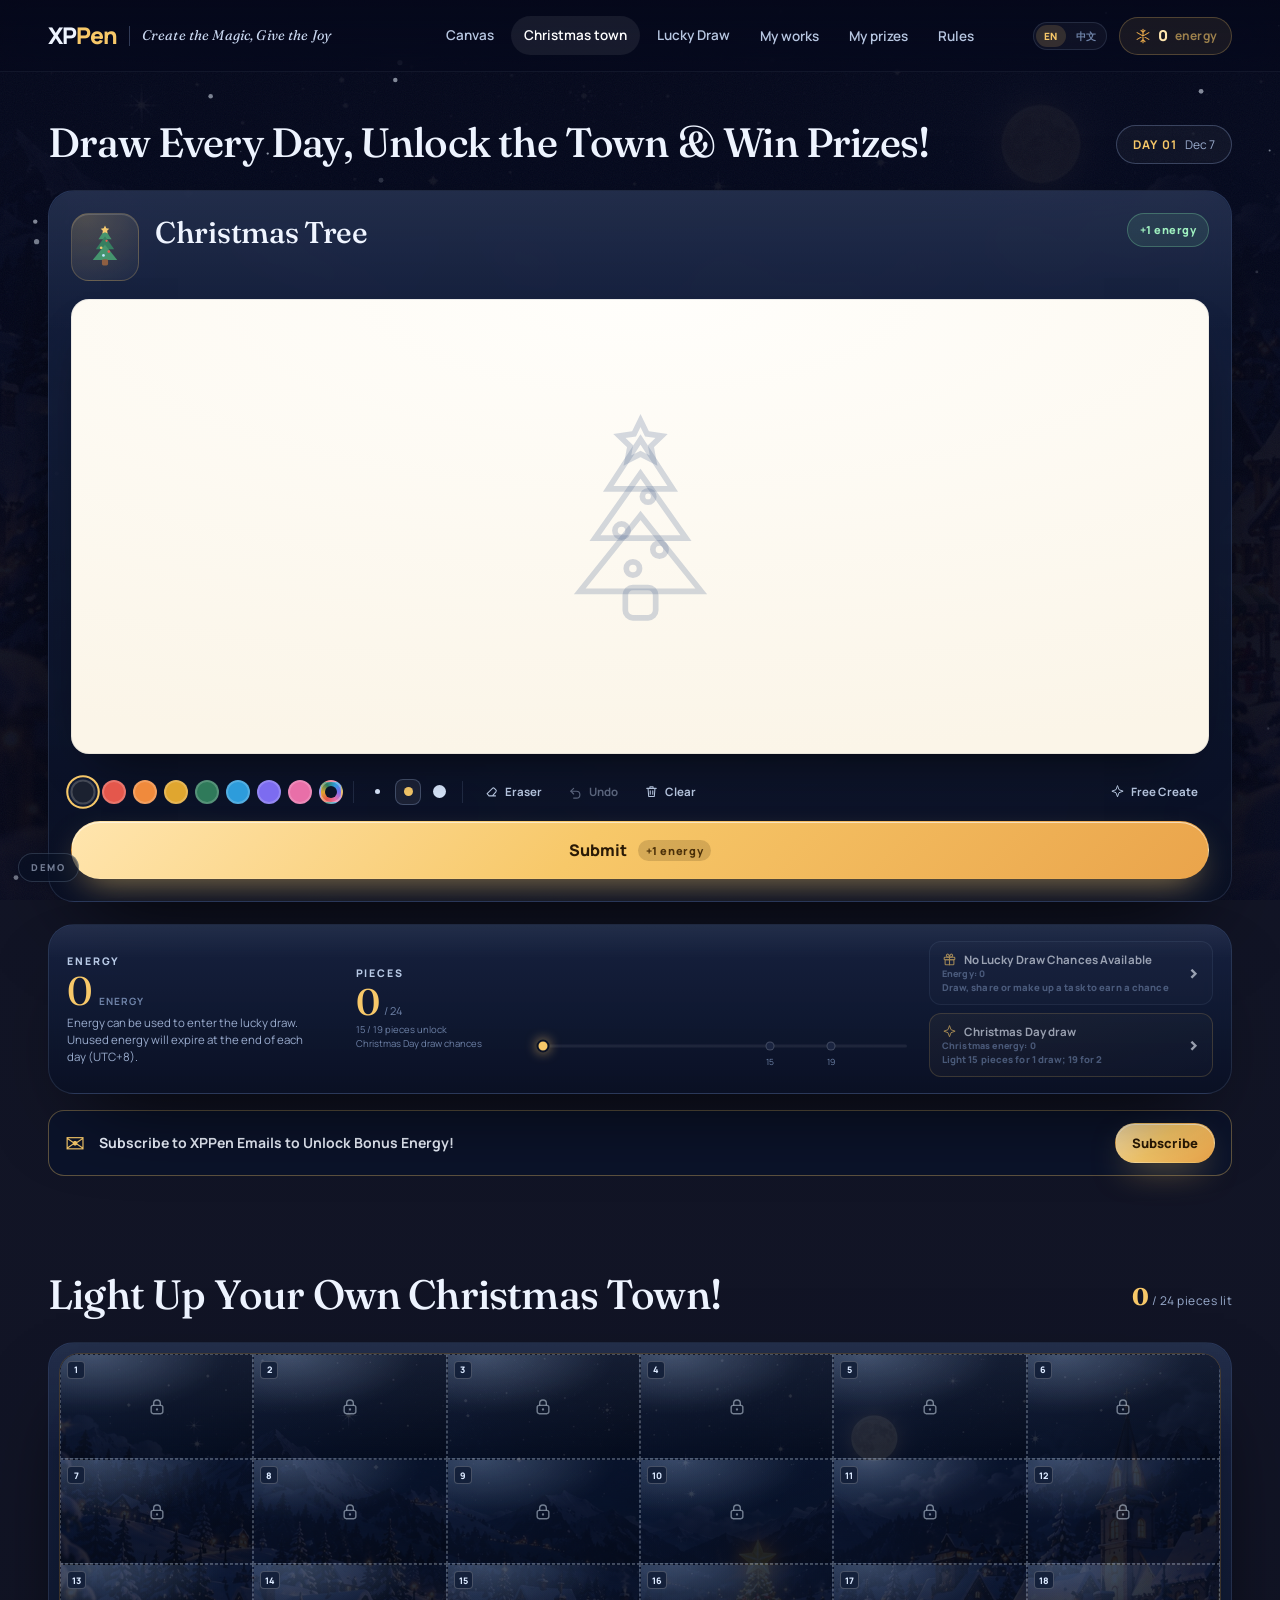
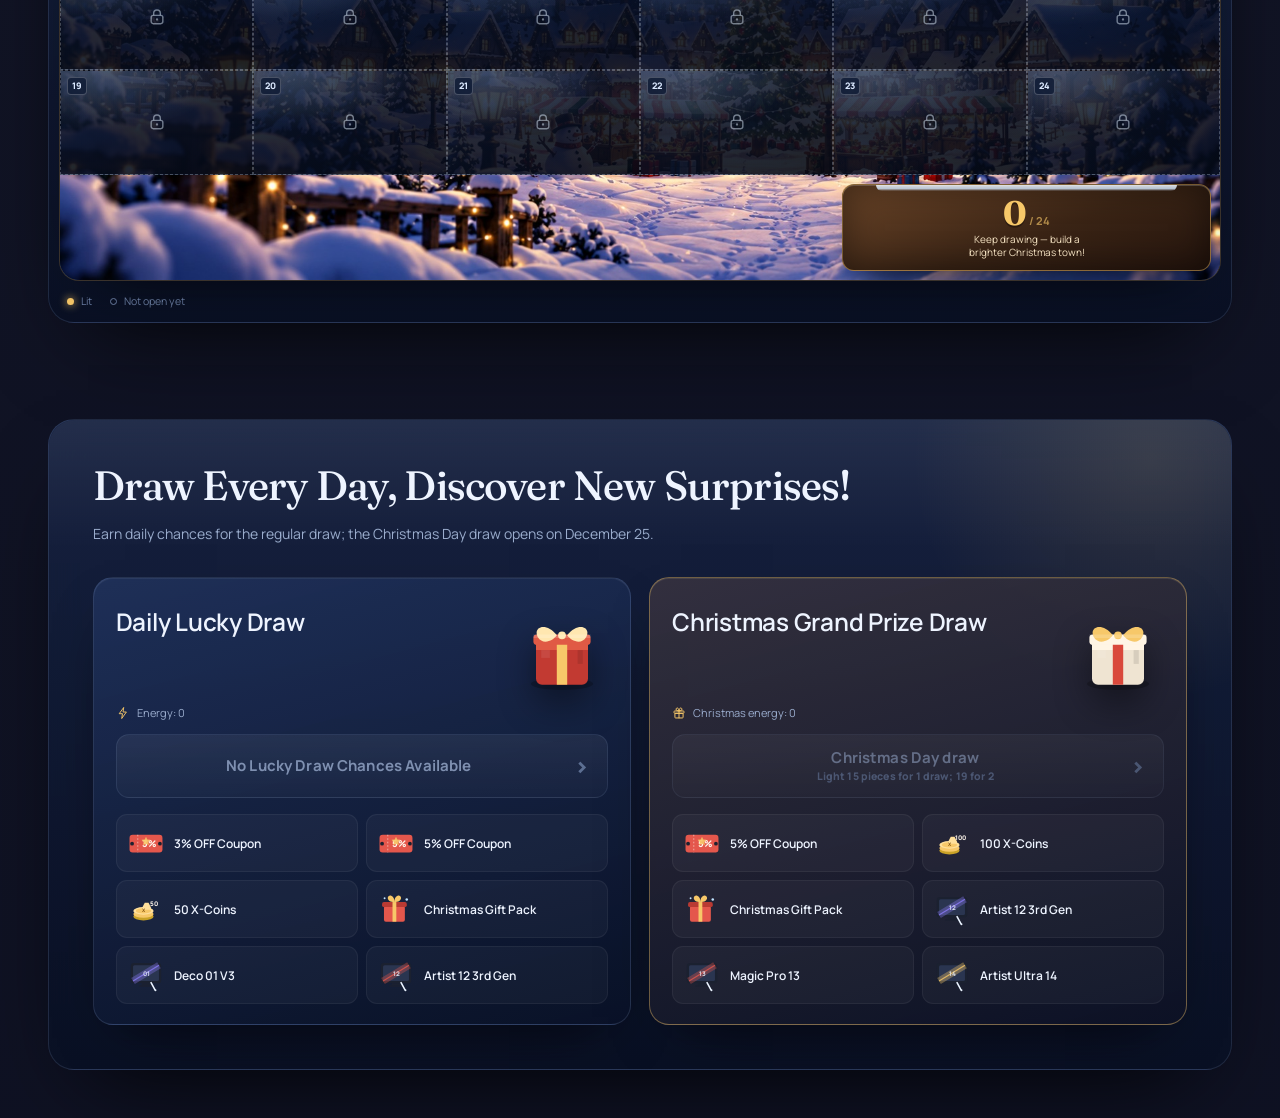
<file: index.html>
<!DOCTYPE html>
<html lang="en">
<head>
  <meta charset="UTF-8">
  <meta name="viewport" content="width=device-width, initial-scale=1, viewport-fit=cover">
  <meta name="theme-color" content="#05081a">
  <title>XPPen Christmas 2026 · Create the Magic, Give the Joy</title>
  <meta name="description" content="Draw a Christmas element every day, light up a snowbound town piece by piece and unwrap stage prizes — including the Christmas Day draw.">
  <link rel="icon" href="data:image/svg+xml,%3Csvg xmlns='http://www.w3.org/2000/svg' viewBox='0 0 32 32'%3E%3Crect width='32' height='32' rx='8' fill='%230b1228'/%3E%3Cg stroke='%23f7c869' stroke-width='2' stroke-linecap='round'%3E%3Cpath d='M16 5v22M6.5 10.5l19 11M25.5 10.5l-19 11'/%3E%3Cpath d='M12 7l4 3 4-3M12 25l4-3 4 3'/%3E%3C/g%3E%3C/svg%3E">
  <link rel="preconnect" href="https://fonts.googleapis.com">
  <link rel="preconnect" href="https://fonts.gstatic.com" crossorigin>
  <link href="https://fonts.googleapis.com/css2?family=Fraunces:ital,opsz,wght@0,9..144,400..700;1,9..144,400..700&family=Manrope:wght@400;500;600;700;800&display=swap" rel="stylesheet">
  <link rel="stylesheet" href="assets/css/style.css?v=20261105c">
</head>
<body>

<svg class="svg-defs" aria-hidden="true" focusable="false">
  <symbol id="i-arrow" viewBox="0 0 24 24"><path d="M4 12h15M13 6l6 6-6 6" fill="none" stroke="currentColor" stroke-width="1.8" stroke-linecap="round" stroke-linejoin="round"/></symbol>
  <symbol id="i-close" viewBox="0 0 24 24"><path d="M6 6l12 12M18 6L6 18" fill="none" stroke="currentColor" stroke-width="1.8" stroke-linecap="round"/></symbol>
  <symbol id="i-lock" viewBox="0 0 24 24"><rect x="5" y="10" width="14" height="10" rx="2.5" fill="none" stroke="currentColor" stroke-width="1.7"/><path d="M8 10V7.5a4 4 0 0 1 8 0V10" fill="none" stroke="currentColor" stroke-width="1.7"/><circle cx="12" cy="15" r="1.4" fill="currentColor"/></symbol>
  <symbol id="i-check" viewBox="0 0 24 24"><path d="M5 12.5l4.5 4.5L19 7" fill="none" stroke="currentColor" stroke-width="2" stroke-linecap="round" stroke-linejoin="round"/></symbol>
  <symbol id="i-share" viewBox="0 0 24 24"><circle cx="18" cy="5.5" r="2.6" fill="none" stroke="currentColor" stroke-width="1.7"/><circle cx="6" cy="12" r="2.6" fill="none" stroke="currentColor" stroke-width="1.7"/><circle cx="18" cy="18.5" r="2.6" fill="none" stroke="currentColor" stroke-width="1.7"/><path d="M8.4 10.7l7.2-4M8.4 13.3l7.2 4" fill="none" stroke="currentColor" stroke-width="1.7"/></symbol>
  <symbol id="i-download" viewBox="0 0 24 24"><path d="M12 3v12m0 0l-5-5m5 5l5-5M4 20h16" fill="none" stroke="currentColor" stroke-width="1.8" stroke-linecap="round" stroke-linejoin="round"/></symbol>
  <symbol id="i-gift" viewBox="0 0 24 24"><rect x="3.5" y="8.5" width="17" height="4" rx="1.2" fill="none" stroke="currentColor" stroke-width="1.7"/><rect x="5" y="12.5" width="14" height="8" rx="1.2" fill="none" stroke="currentColor" stroke-width="1.7"/><path d="M12 8.5V21M12 8.5C10 8.5 7 7.8 7 5.6 7 4 8.4 3 9.7 3.6 11.2 4.3 12 6.4 12 8.5zm0 0c2 0 5-.7 5-2.9C17 4 15.6 3 14.3 3.6 12.8 4.3 12 6.4 12 8.5z" fill="none" stroke="currentColor" stroke-width="1.7" stroke-linejoin="round"/></symbol>
  <symbol id="i-bolt" viewBox="0 0 24 24"><path d="M13.2 2.5L5.5 13.2h5.6L9.8 21.5l8-11.2h-5.7z" fill="none" stroke="currentColor" stroke-width="1.6" stroke-linejoin="round"/></symbol>
  <symbol id="i-gift-deco" viewBox="0 0 120 120"><ellipse cx="60" cy="106" rx="36" ry="7" fill="#000" opacity=".22"/><path d="M30 58h60v42a7 7 0 0 1-7 7H37a7 7 0 0 1-7-7z" fill="var(--deco-box,#c23a32)"/><path d="M30 58h60v9H30z" fill="var(--deco-lid,#e05a45)"/><rect x="54" y="58" width="12" height="49" fill="var(--deco-ribbon,#f7c869)"/><rect x="27" y="49" width="66" height="12" rx="4" fill="var(--deco-lid,#e05a45)"/><path d="M54 50C42 34 26 40 32 52c6 10 18 4 22-2z" fill="var(--deco-bow,#f7c869)"/><path d="M66 50c12-16 28-10 22 2-6 10-18 4-22-2z" fill="var(--deco-bow,#f7c869)"/><circle cx="60" cy="50" r="4.5" fill="var(--deco-bow,#f7c869)"/><path d="M36 67h10v9H36z" fill="#fff" opacity=".08"/><path d="M78 67h6v16h-6z" fill="#000" opacity=".1"/><path d="M27 49h66v4H27z" fill="#fff" opacity=".16"/></symbol>
  <symbol id="i-sparkle" viewBox="0 0 24 24"><path d="M12 2.5l2.4 6.6L21 11.5l-6.6 2.4L12 20.5l-2.4-6.6L3 11.5l6.6-2.4z" fill="none" stroke="currentColor" stroke-width="1.6" stroke-linejoin="round"/></symbol>
  <symbol id="i-lock-open" viewBox="0 0 24 24"><rect x="5" y="10" width="14" height="10" rx="2.5" fill="none" stroke="currentColor" stroke-width="1.7"/><path d="M8 10V7.5a4 4 0 0 1 7.6-1.7" fill="none" stroke="currentColor" stroke-width="1.7" stroke-linecap="round"/></symbol>
  <symbol id="i-calendar" viewBox="0 0 24 24"><rect x="3.5" y="5" width="17" height="15.5" rx="2.5" fill="none" stroke="currentColor" stroke-width="1.7"/><path d="M3.5 9.5h17M8 3v4M16 3v4" fill="none" stroke="currentColor" stroke-width="1.7" stroke-linecap="round"/></symbol>
  <symbol id="i-snow" viewBox="0 0 24 24"><g fill="none" stroke="currentColor" stroke-width="1.5" stroke-linecap="round"><path d="M12 3v18M4.2 7.5l15.6 9M19.8 7.5l-15.6 9"/><path d="M9.4 4.6L12 6.8l2.6-2.2M9.4 19.4L12 17.2l2.6 2.2"/></g></symbol>
  <symbol id="i-undo" viewBox="0 0 24 24"><path d="M9 7L4.5 11.5 9 16" fill="none" stroke="currentColor" stroke-width="1.8" stroke-linecap="round" stroke-linejoin="round"/><path d="M4.5 11.5h9a5.5 5.5 0 0 1 0 11H9" fill="none" stroke="currentColor" stroke-width="1.8" stroke-linecap="round"/></symbol>
  <symbol id="i-eraser" viewBox="0 0 24 24"><path d="M8 19h11M5 15.5l8.5-8.5a2.2 2.2 0 0 1 3.1 0l2.4 2.4a2.2 2.2 0 0 1 0 3.1L13.5 19H8l-3-3.5z" fill="none" stroke="currentColor" stroke-width="1.7" stroke-linejoin="round"/></symbol>
  <symbol id="i-trash" viewBox="0 0 24 24"><path d="M4.5 7h15M9.5 7V4.5h5V7M6.5 7l1 13h9l1-13M10 11v5.5M14 11v5.5" fill="none" stroke="currentColor" stroke-width="1.7" stroke-linecap="round" stroke-linejoin="round"/></symbol>
  <symbol id="i-grid" viewBox="0 0 24 24"><rect x="4" y="4" width="6.4" height="6.4" rx="1.6" fill="none" stroke="currentColor" stroke-width="1.7"/><rect x="13.6" y="4" width="6.4" height="6.4" rx="1.6" fill="none" stroke="currentColor" stroke-width="1.7"/><rect x="4" y="13.6" width="6.4" height="6.4" rx="1.6" fill="none" stroke="currentColor" stroke-width="1.7"/><rect x="13.6" y="13.6" width="6.4" height="6.4" rx="1.6" fill="none" stroke="currentColor" stroke-width="1.7"/></symbol>
  <symbol id="i-menu" viewBox="0 0 24 24"><path d="M4 7h16M4 12h16M4 17h16" fill="none" stroke="currentColor" stroke-width="1.8" stroke-linecap="round"/></symbol>
  <symbol id="i-info" viewBox="0 0 24 24"><circle cx="12" cy="12" r="9" fill="none" stroke="currentColor" stroke-width="1.7"/><path d="M12 11v6M12 7.6v.6" stroke="currentColor" stroke-width="1.9" stroke-linecap="round"/></symbol>
</svg>

<div class="snowfall" aria-hidden="true"><canvas id="snow-canvas"></canvas></div>

<header class="topbar" id="topbar">
  <a class="brand" href="#top" aria-label="XPPen Christmas 2026 home">
    <span class="brand-mark">XP<span>Pen</span></span>
    <span class="brand-divider"></span>
    <span class="brand-event" data-i18n="brand.header">Create the Magic, Give the Joy</span>
  </a>
  <nav class="topnav" aria-label="Sections" data-i18n-aria="nav.sections">
    <a href="#studio" data-nav="studio" data-i18n="nav.studio">Studio</a>
    <a href="#collection" data-nav="town" data-i18n="nav.town">My town</a>
    <a href="#prizes" data-nav="draw" data-i18n="nav.draw">Draw</a>
    <button type="button" data-open-works data-i18n="nav.myWorks">My works</button>
    <button type="button" data-open-prizes data-i18n="nav.prizes">Prizes</button>
    <button type="button" data-open-rules data-i18n="nav.rules">Rules</button>
  </nav>
  <div class="top-actions">
    <div class="lang-switch" id="lang-switch" role="group" aria-label="Language" data-i18n-aria="nav.lang">
      <button type="button" data-lang="en">EN</button>
      <button type="button" data-lang="zh">中文</button>
    </div>
    <div class="energy-chip" title="Christmas energy" data-i18n-title="tool.energyTip">
      <svg class="i"><use href="#i-snow"/></svg>
      <b id="nav-energy">0</b><span data-i18n="hero.energyUnit">energy</span>
    </div>
    <button class="signout-btn" id="signout-btn" type="button" hidden aria-label="Sign out" data-i18n-aria="nav.signOut"><span class="signout-text" data-i18n="nav.signOut">Sign out</span><svg class="i signout-icon"><use href="#i-arrow"/></svg></button>
  </div>
</header>

<div class="popover" id="avatar-menu" role="menu" hidden>
  <div class="popover-head">
    <strong id="menu-name">Demo Maker</strong>
    <span id="menu-email">demo@xp-pen.com</span>
  </div>
  <button type="button" role="menuitem" data-open-prizes data-i18n="nav.myPrizes">My prizes</button>
  <button type="button" role="menuitem" data-open-works data-i18n="nav.myWorks">My works</button>
  <button type="button" role="menuitem" data-open-rules data-i18n="nav.eventRules">Event rules</button>
  <button type="button" role="menuitem" data-open-keepsake data-i18n="nav.keepsake">My keepsake</button>
  <button type="button" role="menuitem" data-open-demo data-i18n="nav.demo">Demo controls</button>
  <button type="button" role="menuitem" class="popover-danger" data-sign-out data-i18n="nav.signOut">Sign out</button>
</div>

<main id="main">
  <span id="top" aria-hidden="true"></span>

  <!-- ============================================================ HERO -->
  <section class="hero" hidden>
    <div class="hero-aurora" aria-hidden="true"></div>
    <div class="container hero-grid">
      <div class="hero-copy">
        <div class="eyebrow"><span class="eyebrow-dot"></span><span data-i18n="hero.eyebrow">XPPen Holiday Event · 2026</span></div>
        <h1 class="hero-title" data-i18n-html="hero.titleHtml">Create the Magic,<br><em>Give the Joy.</em></h1>
        <p class="hero-lede" data-i18n="hero.lede">Twenty-eight days, twenty-eight Christmas doodles. Every drawing lights one more piece of a snowbound town — and unlocks a little magic along the way.</p>
        <div class="hero-meta">
          <span class="meta-pill"><svg class="i"><use href="#i-calendar"/></svg><span data-i18n="hero.date">Dec 7 – Dec 31, 2026</span></span>
        </div>
        <div class="hero-actions">
          <button class="btn btn-primary" id="hero-cta" type="button">
            <span id="hero-cta-label">Start today's drawing</span>
            <svg class="i"><use href="#i-arrow"/></svg>
          </button>
          <button class="btn btn-ghost" type="button" data-open-rules data-i18n="hero.how">How it works</button>
        </div>
        <div class="hero-stats">
          <div class="stat"><span class="stat-num" id="stat-energy">0</span><span class="stat-label" data-i18n="hero.energy">Energy</span></div>
          <div class="stat"><span class="stat-num" id="stat-pieces">0</span><span class="stat-label" data-i18n="hero.pieces">Town pieces</span></div>
        </div>
      </div>

      <div class="hero-visual">
        <div class="town-card">
          <div class="town-window" id="town-window">
            <div class="scene-mount" id="scene-mount" aria-hidden="true"></div>
            <div class="mosaic" id="mosaic"></div>
            <div class="town-topbar">
              <span class="live"><i></i><span data-i18n="town.live">Live town</span></span>
              <span id="town-count">00 / 24 lit</span>
            </div>
            <div class="town-flash" id="town-flash" aria-hidden="true"></div>
          </div>
          <div class="town-plaque">
            <div class="plaque-copy">
              <span class="plaque-kicker" data-i18n="town.name">Christmas Town</span>
              <span class="plaque-date" id="plaque-date">Dec 7 · Day 5</span>
            </div>
            <div class="plaque-progress">
              <b id="plaque-count">00</b><span>/ 24</span>
            </div>
          </div>
        </div>
        <p class="town-caption"><svg class="i"><use href="#i-sparkle"/></svg><span data-i18n="town.caption">Tap a lit piece to see what you drew</span></p>
      </div>
    </div>
    <a class="hero-scroll" href="#studio" aria-label="Scroll to the studio" data-i18n-aria="hero.scrollAria">
      <span class="hero-scroll-track"><span class="hero-scroll-dot"></span></span>
      <svg class="i hero-scroll-chevron"><use href="#i-arrow"/></svg>
      <span class="hero-scroll-label" data-i18n="hero.scroll">Scroll to explore</span>
    </a>
  </section>

  <!-- ========================================================== STUDIO -->
  <section class="section studio" id="studio" style="padding-top: calc(var(--header-h) + 48px)">
    <div class="container">
      <div class="section-head">
        <div>
          <h2 class="section-title" data-i18n="studio.title">Draw today's element</h2>
        </div>
        <div class="day-chip" id="day-chip"><b>Day 05</b><span>Dec 7</span></div>
      </div>

      <div class="studio-grid">
        <div class="panel studio-card" id="studio-card">
          <div class="task-head">
            <div class="task-icon" id="task-icon"></div>
            <div class="task-copy">
              <span class="task-day" id="task-day">Day 05 · Dec 7</span>
              <h3 id="task-name">Candy Cane</h3>
              <p id="task-blurb">Stripes, curls and a peppermint twist.</p>
            </div>
            <span class="reward-badge" id="task-badge">+1 energy</span>
          </div>

          <div class="makeup-picker" id="makeup-picker" hidden>
            <div class="makeup-head">
              <span class="makeup-label">Make-up pieces</span>
              <span class="makeup-note" data-i18n="makeup.noteShort">No energy · make-up can still complete a stage</span>
            </div>
            <div class="makeup-chips" id="makeup-chips"></div>
          </div>
          <div class="studio-gate" id="studio-gate" hidden>
            <div class="gate-icon"><svg class="i"><use href="#i-gift"/></svg></div>
            <h3 id="gate-title">Your stage draw is waiting</h3>
            <p id="gate-copy">You have 6 banked chances. Use them all to keep drawing.</p>
            <button class="btn btn-primary" id="gate-cta" type="button">Open the draw <svg class="i"><use href="#i-arrow"/></svg></button>
          </div>

          <div id="studio-body">
            <div class="canvas-shell">
              <div class="paper" id="paper">
                <div class="paper-guide" id="guide"></div>
                <canvas id="pad" aria-label="Drawing canvas" data-i18n-aria="tool.canvas"></canvas>
              </div>
              <div class="canvas-hint" id="canvas-hint">
                <span id="canvas-mode">Trace the guide or go freestyle — anything you make counts.</span>
              </div>
            </div>

            <div class="toolbar" role="toolbar" aria-label="Drawing tools">
              <div class="swatches" id="swatches"></div>
              <div class="tool-divider"></div>
              <div class="sizes" id="sizes" aria-label="Brush size"></div>
              <div class="tool-divider"></div>
              <div class="tool-group">
                <button class="tool-btn" id="tool-eraser" type="button" aria-pressed="false"><svg class="i"><use href="#i-eraser"/></svg><span data-i18n="tool.eraser">Eraser</span></button>
                <button class="tool-btn" id="tool-undo" type="button"><svg class="i"><use href="#i-undo"/></svg><span data-i18n="tool.undo">Undo</span></button>
                <button class="tool-btn" id="tool-clear" type="button"><svg class="i"><use href="#i-trash"/></svg><span data-i18n="tool.clear">Clear</span></button>
              </div>
              <button class="tool-btn guide-toggle" id="tool-guide" type="button" aria-pressed="false"><svg class="i"><use href="#i-sparkle"/></svg><span data-i18n="tool.guide">Guide</span></button>
            </div>

            <button class="btn btn-primary btn-submit" id="submit-drawing" type="button">
              <span>Submit drawing</span>
              <span class="submit-plus">+1 energy</span>
            </button>
            <p class="studio-note" id="studio-note">One daily element · resets at 00:00 UTC+8</p>
          </div>

          <div class="studio-done" id="studio-done" hidden>
            <img class="done-art" id="done-art" alt="Your submitted drawing" hidden>
            <div class="done-head">
              <div class="done-check"><svg class="i"><use href="#i-check"/></svg></div>
              <div class="done-copy">
                <h3 id="done-title">Today's element is in your town</h3>
                <p id="done-copy">You earned 1 Christmas energy and lit piece 6.</p>
              </div>
            </div>
            <div class="done-actions">
              <button class="btn btn-primary btn-sm" id="done-continue" type="button" data-i18n="done.continue">Continue drawing</button>
              <button class="btn btn-ghost btn-sm" id="done-view" type="button" data-i18n="done.view">View my doodle</button>
              <button class="btn btn-ghost btn-sm" id="done-share" type="button"><svg class="i"><use href="#i-share"/></svg><span data-i18n="done.share">Share +1 chance</span></button>
            </div>
          </div>

        </div>

        <div class="panel studio-hud" id="studio-hud">
          <div class="hud-row">
          <div class="hud-chance">
            <div class="hud-chance-head">
              <span class="card-kicker" data-i18n="chance.kicker">Draw chances</span>
            </div>
            <div class="hud-count"><span id="chance-num">0</span><span class="chance-unit" id="chance-unit">chances</span></div>
            <p class="chance-note" id="chance-note">Draw a piece to earn your first chance.</p>
          </div>

          <div class="hud-progress" id="hud-milestone">
            <div class="nm-copy">
              <span class="card-kicker" data-i18n="chance.milestoneKicker">Pieces</span>
              <div class="nm-current"><b id="nm-current">0</b><span class="nm-unit">/ 24</span></div>
              <p class="nm-rule" data-i18n="chance.nmRule">Light 6 / 12 / 18 pieces — one limited draw each</p>
            </div>
            <div class="nm-meter">
              <div class="nm-bar">
                <div class="nm-fill" id="nm-fill"></div>
                <div class="nm-ticks" id="nm-ticks"></div>
                <span class="nm-here" id="nm-here"></span>
                <div class="nm-tooltip" id="nm-tooltip" hidden></div>
              </div>
            </div>
          </div>

          <div class="hud-draws">
            <button class="btn btn-ghost btn-sm hud-draw" id="hud-draw" type="button" disabled>
              <span class="hud-draw-head"><svg class="i"><use href="#i-gift"/></svg><b id="hud-draw-label">Limited draw</b></span>
              <span class="hud-draw-meta" id="hud-draw-meta">0 energy</span>
              <span class="hud-draw-sub" id="hud-draw-sub">Unlock in 1 piece</span>
            </button>
            <button class="btn btn-ghost btn-sm hud-draw is-special" id="hud-special-draw" type="button" disabled>
              <span class="hud-draw-head"><svg class="i"><use href="#i-sparkle"/></svg><b id="hud-special-label">Christmas draw</b></span>
              <span class="hud-draw-meta" id="hud-special-meta">Christmas energy: 0</span>
              <span class="hud-draw-sub" id="hud-special-sub">Opens Dec 25</span>
            </button>
          </div>
        </div>
</div>
      </div>
      <div class="subscription-entry" id="subscription-entry" hidden>
        <span class="subscription-icon" aria-hidden="true">✉</span>
        <div class="subscription-copy"><strong data-i18n="subscription.entryTitle">Subscribe to XPPen Emails to Unlock Bonus Energy!</strong></div>
        <button class="btn btn-primary btn-sm" type="button" id="subscription-open" data-i18n="subscription.open">Subscribe</button>
      </div>
    </div>
  </section>

  <!-- ======================================================= COLLECTION -->
  <section class="section collection" id="collection">
    <div class="container">
      <div class="section-head">
        <div>
          <h2 class="section-title" data-i18n="collection.title">Every element, one snowy town</h2>
        </div>
        <div class="collection-actions">
          <div class="collection-count"><b id="collection-count">0</b><span data-i18n="collection.countSuffix"> / 24 pieces lit</span></div>
        </div>
      </div>

      <div class="panel collection-panel">
        <div class="mural" id="mural">
          <div class="mural-scene" id="mural-scene" aria-hidden="true"></div>
          <div class="mural-grid" id="mural-grid"></div>
        </div>
        <div class="mural-foot">
          <span class="mural-legend"><i class="legend-dot lit"></i><span data-i18n="legend.lit">Lit</span></span>
          <span class="mural-legend"><i class="legend-dot locked"></i><span data-i18n="legend.locked">Not open yet</span></span>
        </div>
      </div>
    </div>
  </section>

  <!-- =========================================================== GIFTS -->
  <section class="section gifts" id="prizes">
    <div class="container">
      <div class="panel gifts-panel">
        <div class="gift-copy">
          <h2 class="section-title" data-i18n="gifts.title">Two draws, two piles of gifts</h2>
          <p data-i18n="gifts.copy">Light 6 / 12 / 18 pieces to open each limited draw — or wait for the Christmas Day draw on Dec 25. More festive gifts await.</p>
        </div>
        <div class="gift-pools">
          <article class="gift-pool" id="gift-pool-limited">
            <header class="gift-pool-head">
              <svg class="gift-deco" aria-hidden="true"><use href="#i-gift-deco"/></svg>
              <h3 data-i18n="gifts.stageTitle">Limited draw</h3>
            </header>
            <div class="gift-pool-entry">
              <div class="gift-pool-facts">
                <span class="gift-fact is-energy"><svg class="i"><use href="#i-bolt"/></svg><span id="gifts-draw-meta">0 regular energy</span></span>
              </div>
              <button class="btn btn-ghost draw-entry" type="button" id="gifts-draw" disabled><svg class="i"><use href="#i-gift"/></svg><span class="draw-copy"><b id="gifts-draw-label">Limited draw</b><small id="gifts-draw-sub">Unlock in 1 piece</small></span></button>
            </div>
            <button class="gift-pool-toggle" type="button" data-gift-toggle aria-expanded="false" aria-controls="stage-prize-list">
              <span data-gift-toggle-label>View all 6 prizes</span>
              <svg class="i"><use href="#i-arrow"/></svg>
            </button>
            <div class="gift-pool-list" id="stage-prize-list"></div>
          </article>
          <article class="gift-pool is-special" id="gift-pool-special">
            <header class="gift-pool-head">
              <svg class="gift-deco" aria-hidden="true"><use href="#i-gift-deco"/></svg>
              <h3 data-i18n="gifts.specialTitle">Christmas Day draw</h3>
            </header>
            <div class="gift-pool-entry">
              <div class="gift-pool-facts">
                <span class="gift-fact is-chance"><svg class="i"><use href="#i-gift"/></svg><span id="gifts-special-meta">0/0 special energy</span></span>
              </div>
              <button class="btn btn-ghost draw-entry is-special" type="button" id="gifts-special-draw" disabled><svg class="i"><use href="#i-sparkle"/></svg><span class="draw-copy"><b id="gifts-special-label">Christmas draw</b><small id="gifts-special-sub">Opens Dec 25</small></span></button>
            </div>
            <button class="gift-pool-toggle" type="button" data-gift-toggle aria-expanded="false" aria-controls="special-prize-list">
              <span data-gift-toggle-label>View all 6 prizes</span>
              <svg class="i"><use href="#i-arrow"/></svg>
            </button>
            <div class="gift-pool-list" id="special-prize-list"></div>
          </article>
        </div>
      </div>
    </div>
  </section>

</main>

<nav class="bottom-nav" aria-label="Primary" data-i18n-aria="nav.primary">
  <a href="#collection" data-nav="town" class="is-active">
    <svg class="i"><use href="#i-snow"/></svg><span data-i18n="nav.town">My town</span>
  </a>
  <a href="#studio" data-nav="studio">
    <svg class="i"><use href="#i-sparkle"/></svg><span data-i18n="nav.studio">Studio</span>
  </a>
  <a href="#collection" data-nav="collection">
    <svg class="i"><use href="#i-grid"/></svg><span data-i18n="nav.collection">Collection</span>
  </a>
  <button type="button" id="mobile-draw" class="is-draw">
    <svg class="i"><use href="#i-gift"/></svg><span id="mobile-draw-label" data-i18n="draw.pill">Draw</span>
    <em id="mobile-draw-badge" hidden>0</em>
  </button>
  <button type="button" data-open-prizes>
    <svg class="i"><use href="#i-gift"/></svg><span data-i18n="nav.prizes">Prizes</span>
  </button>
</nav>

<button class="demo-fab" id="demo-fab" type="button" aria-label="Open demo controls" data-i18n-aria="demo.open"><span>DEMO</span></button>

<!-- ============================================================ AUTH -->
<div class="auth" id="auth" hidden>
  <div class="auth-bg" aria-hidden="true"></div>
  <div class="auth-card" role="dialog" aria-modal="true" aria-label="Sign in" data-i18n-aria="nav.signIn">
    <button class="auth-close" id="auth-close" type="button" aria-label="Close" data-i18n-aria="common.close"><svg class="i"><use href="#i-close"/></svg></button>
    <div class="auth-lang lang-switch" role="group" aria-label="Language" data-i18n-aria="nav.lang">
      <button type="button" data-lang="en">EN</button>
      <button type="button" data-lang="zh">中文</button>
    </div>
    <div class="auth-art">
      <div class="auth-art-scene" id="auth-scene" aria-hidden="true"></div>
      <div class="auth-art-copy">
        <span class="kicker" data-i18n="auth.kicker">XPPen Christmas 2026</span>
        <p data-i18n-html="auth.art">24 days of making.<br>A whole town to light.</p>
      </div>
    </div>
    <div class="auth-form-wrap">
      <div class="brand brand-lg">
        <span class="brand-mark">XP<span>Pen</span></span>
        <span class="brand-divider"></span>
        <span class="brand-event" data-i18n="brand.event">Christmas 2026</span>
      </div>
      <h2 data-i18n="auth.title">Sign in to start creating</h2>
      <p class="auth-sub" data-i18n="auth.sub">This demo keeps your progress and prize records in this browser only — it is not synced with an XPPen account.</p>
      <form id="auth-form" novalidate>
        <label class="field">
          <span data-i18n="auth.email">Email</span>
          <input type="email" id="auth-email" autocomplete="email" placeholder="you@example.com" value="demo@xp-pen.com" required>
        </label>
        <label class="field">
          <span data-i18n="auth.password">Password</span>
          <input type="password" id="auth-pass" autocomplete="current-password" placeholder="••••••••" value="christmas2026" required>
        </label>
        <p class="field-error" id="auth-error" hidden></p>
        <button class="btn btn-primary btn-block" type="submit" id="auth-submit" data-i18n="auth.submit">Sign in & start drawing</button>
      </form>
      <button class="link-btn" type="button" id="auth-demo" data-i18n="auth.demo">Preview with a demo account</button>
      <p class="auth-fine" data-i18n="auth.fine">Prototype only — no real account is created, sent or verified.</p>
    </div>
  </div>
</div>

<!-- ========================================================== OVERLAYS -->
<div id="modal-root"></div>
<div class="toast-stack" id="toasts" aria-live="polite" aria-atomic="false"></div>
<div class="fx-layer" id="fx" aria-hidden="true"></div>

<!-- ============================================================= DEMO -->
<aside class="demo-panel" id="demo-panel" hidden aria-label="Demo controls">
  <div class="demo-head">
    <strong data-i18n="demo.title">Demo controls</strong>
    <button class="icon-btn" type="button" id="demo-close" aria-label="Close demo controls" data-i18n-aria="common.close"><svg class="i"><use href="#i-close"/></svg></button>
  </div>
  <p class="demo-hint" data-i18n="demo.hint">The event starts Dec 7, 2026. Pick a date and a scenario to review every state.</p>

  <div class="demo-block">
    <span class="demo-label" data-i18n="demo.date">Simulated date</span>
    <div class="demo-date-row">
      <input type="datetime-local" id="demo-date" step="60">
      <button class="btn btn-ghost btn-xs" type="button" id="demo-apply" data-i18n="demo.apply">Apply</button>
    </div>
    <div class="demo-chips">
      <button type="button" data-jump="2026-12-07T10:30" data-i18n="demo.dec3">Dec 7</button>
      <button type="button" data-jump="2026-12-08T19:20" data-i18n="demo.dec8">Dec 8</button>
      <button type="button" data-jump="2026-12-14T19:20" data-i18n="demo.dec14">Dec 14</button>
      <button type="button" data-jump="2026-12-18T12:00" data-i18n="demo.dec18">Dec 18</button>
      <button type="button" data-jump="2026-12-20T19:20" data-i18n="demo.dec20">Dec 20</button>
      <button type="button" data-jump="2026-12-25T12:00" data-i18n="demo.dec25">Dec 25</button>
      <button type="button" data-jump="2026-12-26T12:00" data-i18n="demo.dec26">Dec 26</button>
      <button type="button" data-jump="2026-12-27T15:00" data-i18n="demo.dec27">Dec 27</button>
      <button type="button" data-jump="2026-12-30T15:00" data-i18n="demo.dec30">Dec 30</button>
      <button type="button" data-jump="2026-12-31T10:00" data-i18n="demo.cutoffTime">Dec 31 · 10:00</button>
      <button type="button" data-jump="2027-01-02T12:00" data-i18n="demo.ended">Ended</button>
    </div>
  </div>

  <div class="demo-block">
    <span class="demo-label" data-i18n="demo.scenarios">Scenarios</span>
    <div class="demo-scenarios">
      <button type="button" data-scenario="fresh" data-i18n="demo.scenario.fresh">Fresh account</button>
      <button type="button" data-scenario="dailyReady" data-i18n="demo.scenario.dailyReady">Today · draw chance ready</button>
      <button type="button" data-scenario="dailyUsed" data-i18n="demo.scenario.dailyUsed">Today · chance used</button>
      <button type="button" data-scenario="shared" data-i18n="demo.scenario.shared">Today · share reward received</button>
      <button type="button" data-scenario="expired" data-i18n="demo.scenario.expired">Next day · energy expired</button>
      <button type="button" data-scenario="xmas18next" data-i18n="demo.scenario.xmas18next">Christmas Day · 15th piece next</button>
      <button type="button" data-scenario="xmas23next" data-i18n="demo.scenario.xmas23next">Christmas Day · 19th piece next</button>
      <button type="button" data-scenario="xmas" data-i18n="demo.scenario.xmas">Christmas Day · 15 pieces</button>
      <button type="button" data-scenario="makeupAvailable" data-i18n="demo.scenario.makeupAvailable">Make-up · up to 3 a day</button>
      <button type="button" data-scenario="makeupLimit" data-i18n="demo.scenario.makeupLimit">Make-up · daily limit reached</button>
      <button type="button" data-scenario="makeupUnlimited" data-i18n="demo.scenario.makeupUnlimited">Make-up · no daily limit</button>
      <button type="button" data-scenario="almostcomplete" data-i18n="demo.scenario.almostcomplete">23 pieces · final piece next</button>
      <button type="button" data-scenario="cutoff" data-i18n="demo.scenario.cutoff">Final cutoff · 09:30</button>
      <button type="button" data-scenario="complete" data-i18n="demo.scenario.complete">Full town · 24 pieces</button>
      <button type="button" data-scenario="prizesEmpty" data-i18n="demo.scenario.prizesEmpty">My prizes · empty list</button>
      <button type="button" data-scenario="prizesAll" data-i18n="demo.scenario.prizesAll">My prizes · product, coupon, coins</button>
    </div>
  </div>

  <div class="demo-block">
    <span class="demo-label" data-i18n="demo.tweak">Tweak state</span>
    <div class="demo-actions">
      <button type="button" data-demo="subscription-subscribed" data-i18n="subscription.demoSetSubscribed">Demo: subscribed</button>
      <button type="button" data-demo="subscription-unsubscribed" data-i18n="subscription.demoSetUnsubscribed">Demo: unsubscribed</button>
      <button type="button" data-demo="subscription-failure" data-i18n="subscription.demoToggleFailure">Demo: toggle subscription failure</button>
      <button type="button" data-demo="reset" class="danger" data-i18n="demo.reset">Reset</button>
    </div>
  </div>
  <p class="demo-foot" data-i18n="demo.foot">State is stored in this browser only.</p>
</aside>

<script src="assets/js/i18n.js?v=20261105d"></script>
<script src="assets/js/data.js?v=20261104u"></script>
<script src="assets/js/art.js?v=20261104u"></script>
<script src="assets/js/draw.js?v=20261102d"></script>
<script src="assets/js/reel.js?v=20261102d"></script>
<script src="assets/js/keepsake.js?v=20261104u"></script>
<script src="assets/js/activity-rules.js?v=20261103a"></script>
<script src="assets/js/app.js?v=20261105c"></script>
</body>
</html>
</file>
<file: assets/css/style.css>
/* ==========================================================================
   XPPen Christmas 2026 — Create the Magic, Give the Joy
   Design system + layouts for desktop and mobile web
   ========================================================================== */

:root {
  --bg: #05081a;
  --bg-2: #070d22;
  --panel: linear-gradient(180deg, rgba(24, 38, 72, .78), rgba(9, 16, 36, .88));
  --panel-solid: #0d1730;
  --stroke: rgba(178, 205, 255, .13);
  --stroke-2: rgba(178, 205, 255, .26);
  --stroke-3: rgba(178, 205, 255, .4);
  --text: #eef4ff;
  --muted: #9aaccd;
  --muted-2: #6f83a8;
  --gold: #f7c869;
  --gold-2: #e8a94b;
  --gold-3: #ffe7b0;
  --ember: #f0a94b;
  --berry: #e4574c;
  --pine: #3f9169;
  --ice: #bfe3ff;
  --violet: #8b7bf7;
  --teal: #57d2c8;
  --ok: #7be0a3;
  --serif: 'Fraunces', 'Iowan Old Style', Georgia, 'Times New Roman', serif;
  --sans: 'Manrope', -apple-system, BlinkMacSystemFont, 'Segoe UI', Roboto, Arial, sans-serif;
  --radius: 26px;
  --radius-sm: 16px;
  --shadow: 0 40px 90px -40px rgba(0, 0, 0, .9);
  --gutter: clamp(18px, 4vw, 48px);
  --header-h: 72px;
}

* { box-sizing: border-box; }
[hidden] { display: none !important; }

html { scroll-behavior: smooth; }

body {
  margin: 0;
  background: var(--bg);
  color: var(--text);
  font-family: var(--sans);
  font-size: 15px;
  line-height: 1.6;
  -webkit-font-smoothing: antialiased;
  overflow-x: hidden;
  min-height: 100vh;
}

body::before {
  content: "";
  position: fixed;
  inset: 0;
  z-index: 0;
  pointer-events: none;
  opacity: .045;
  background-image: url("data:image/svg+xml,%3Csvg xmlns='http://www.w3.org/2000/svg' width='180' height='180'%3E%3Cfilter id='n'%3E%3CfeTurbulence type='fractalNoise' baseFrequency='0.9' numOctaves='3' stitchTiles='stitch'/%3E%3C/filter%3E%3Crect width='180' height='180' filter='url(%23n)'/%3E%3C/svg%3E");
}

body.modal-open { overflow: hidden; }

.svg-defs { position: absolute; width: 0; height: 0; overflow: hidden; }

.i { width: 18px; height: 18px; display: inline-block; vertical-align: -3px; flex: none; }
.icon { display: block; width: 100%; height: 100%; }

.snowfall { position: fixed; inset: 0; z-index: 1; pointer-events: none; }
#snow-canvas { width: 100%; height: 100%; display: block; }

#main { position: relative; z-index: 2; }
.container { width: 100%; max-width: 1320px; margin: 0 auto; padding-inline: var(--gutter); }

::selection { background: rgba(247, 200, 105, .3); color: #fff; }

:focus-visible {
  outline: 2px solid var(--gold);
  outline-offset: 3px;
  border-radius: 6px;
}

/* ------------------------------------------------------------------ typography */

.kicker {
  display: inline-block;
  font-size: 11px;
  font-weight: 800;
  letter-spacing: .2em;
  text-transform: uppercase;
  color: var(--gold);
  margin-bottom: 12px;
}

.section-title {
  font-family: var(--serif);
  font-weight: 500;
  font-size: clamp(28px, 3.2vw, 44px);
  line-height: 1.08;
  letter-spacing: -.02em;
  margin: 0;
  color: var(--text);
}

.muted { color: var(--muted); }
.muted-small { font-size: 11px; color: var(--muted-2); letter-spacing: .08em; text-transform: uppercase; }

/* ------------------------------------------------------------------- buttons */

.btn {
  display: inline-flex;
  align-items: center;
  justify-content: center;
  gap: 10px;
  border-radius: 999px;
  border: 1px solid transparent;
  font-family: var(--sans);
  font-size: 15px;
  font-weight: 800;
  letter-spacing: .01em;
  padding: 15px 26px;
  cursor: pointer;
  transition: transform .2s ease, box-shadow .2s ease, background .2s ease, border-color .2s ease;
  white-space: nowrap;
  color: var(--text);
  background: transparent;
}

.btn-primary {
  background: linear-gradient(135deg, #ffe5ae 0%, #f7c869 45%, #eaa44b 100%);
  color: #2a1a06;
  box-shadow: 0 14px 34px -12px rgba(247, 200, 105, .6), inset 0 1px 0 rgba(255, 255, 255, .6);
}

.btn-primary:hover { transform: translateY(-2px); box-shadow: 0 20px 40px -14px rgba(247, 200, 105, .75), inset 0 1px 0 rgba(255, 255, 255, .6); }
.btn-primary:active { transform: translateY(0); }

.btn-ghost {
  background: rgba(255, 255, 255, .04);
  border-color: var(--stroke-2);
  color: var(--text);
}

.btn-ghost:hover { background: rgba(255, 255, 255, .09); border-color: var(--stroke-3); }

.btn-block { width: 100%; }
.btn-sm { padding: 10px 16px; font-size: 13px; }
.btn-xs { padding: 7px 12px; font-size: 12px; border-radius: 10px; }
.btn[disabled] { opacity: .5; cursor: not-allowed; transform: none !important; }

.link-btn {
  background: none;
  border: 0;
  color: var(--gold);
  font-family: var(--sans);
  font-size: 13px;
  font-weight: 700;
  cursor: pointer;
  padding: 8px 0;
  text-decoration: underline;
  text-underline-offset: 4px;
  text-decoration-color: rgba(247, 200, 105, .4);
}

.icon-btn {
  display: grid;
  place-items: center;
  width: 34px;
  height: 34px;
  border-radius: 999px;
  border: 1px solid var(--stroke);
  background: rgba(255, 255, 255, .04);
  color: var(--muted);
  cursor: pointer;
  transition: .2s;
}
.icon-btn:hover { color: var(--text); background: rgba(255, 255, 255, .09); }

/* -------------------------------------------------------------------- topbar */

.topbar {
  position: fixed;
  top: 0;
  left: 0;
  right: 0;
  z-index: 100;
  height: var(--header-h);
  display: flex;
  align-items: center;
  gap: clamp(16px, 3vw, 40px);
  padding: 0 var(--gutter);
  background: linear-gradient(180deg, rgba(5, 8, 26, .86), rgba(5, 8, 26, .5));
  backdrop-filter: blur(18px) saturate(1.15);
  border-bottom: 1px solid rgba(178, 205, 255, .07);
  transition: background .3s ease, box-shadow .3s ease;
}

.topbar.is-scrolled {
  background: rgba(5, 8, 26, .92);
  box-shadow: 0 16px 40px -30px #000;
}

.brand { display: flex; align-items: center; gap: 12px; text-decoration: none; color: var(--text); flex: none; }
.brand-mark {
  font-family: var(--sans);
  font-weight: 800;
  font-size: 23px;
  letter-spacing: -.045em;
  line-height: 1;
}
.brand-mark span { color: var(--gold); }
.brand-divider { width: 1px; height: 20px; background: var(--stroke-2); }
.brand-event {
  font-family: var(--serif);
  font-style: italic;
  font-size: 14px;
  color: #c9d7f0;
  letter-spacing: .01em;
}

.topnav { display: flex; align-items: center; gap: 4px; margin-left: auto; }
.topnav a, .topnav button {
  appearance: none;
  background: none;
  border: 0;
  color: #b8c7e2;
  font-family: var(--sans);
  font-size: 13.5px;
  font-weight: 600;
  padding: 9px 13px;
  border-radius: 999px;
  cursor: pointer;
  text-decoration: none;
  transition: color .2s, background .2s;
}
.topnav a:hover, .topnav button:hover, .topnav a.is-active { color: #fff; background: rgba(255, 255, 255, .07); }

.top-actions { display: flex; align-items: center; gap: 12px; margin-left: 8px; }

.energy-chip {
  display: flex;
  align-items: center;
  gap: 6px;
  height: 38px;
  padding: 0 14px;
  border-radius: 999px;
  border: 1px solid rgba(247, 200, 105, .25);
  background: rgba(247, 200, 105, .08);
  color: var(--gold-2);
  font-size: 12px;
  font-weight: 700;
  letter-spacing: .02em;
}
.energy-chip b { color: var(--gold-3); font-size: 15px; font-weight: 800; }
.energy-chip span { color: rgba(247, 200, 105, .6); }

.avatar {
  width: 38px;
  height: 38px;
  border-radius: 999px;
  border: 1px solid rgba(191, 227, 255, .35);
  background: linear-gradient(140deg, #2a3d66, #121c38);
  color: #dbe9ff;
  font-family: var(--sans);
  font-size: 12px;
  font-weight: 800;
  letter-spacing: .04em;
  cursor: pointer;
  transition: .2s;
}
.avatar:hover { border-color: var(--gold); color: #fff; transform: translateY(-1px); }

.popover {
  position: fixed;
  top: calc(var(--header-h) - 4px);
  right: var(--gutter);
  z-index: 150;
  width: 244px;
  padding: 8px;
  border-radius: 18px;
  background: linear-gradient(180deg, #182645, #0b1428);
  border: 1px solid var(--stroke-2);
  box-shadow: 0 30px 70px -20px #000;
  animation: popIn .18s ease;
}
.popover[hidden] { display: none; }
.popover-head { padding: 12px 12px 14px; border-bottom: 1px solid var(--stroke); margin-bottom: 6px; display: flex; flex-direction: column; gap: 2px; }
.popover-head strong { font-size: 14px; }
.popover-head span { font-size: 12px; color: var(--muted); }
.popover button {
  display: block;
  width: 100%;
  text-align: left;
  padding: 10px 12px;
  border: 0;
  border-radius: 10px;
  background: transparent;
  color: #cfdcf3;
  font-family: var(--sans);
  font-size: 13px;
  font-weight: 600;
  cursor: pointer;
}
.popover button:hover { background: rgba(255, 255, 255, .07); color: #fff; }
.popover .popover-danger { color: #ff9c92; }

/* ---------------------------------------------------------------------- hero */

.hero { position: relative; padding: calc(var(--header-h) + 70px) 0 90px; overflow: hidden; }
.hero-aurora {
  position: absolute;
  inset: -20% -10% auto -10%;
  height: 780px;
  pointer-events: none;
  background:
    radial-gradient(560px 380px at 78% 26%, rgba(87, 210, 200, .16), transparent 70%),
    radial-gradient(620px 420px at 22% 10%, rgba(139, 123, 247, .18), transparent 70%),
    radial-gradient(700px 420px at 60% 80%, rgba(240, 169, 75, .09), transparent 70%);
  filter: blur(10px);
}

.hero-grid {
  position: relative;
  display: grid;
  grid-template-columns: 1.02fr .98fr;
  gap: clamp(28px, 5vw, 72px);
  align-items: center;
}

.eyebrow {
  display: flex;
  align-items: center;
  gap: 10px;
  font-size: 11px;
  font-weight: 800;
  letter-spacing: .22em;
  text-transform: uppercase;
  color: #b9c9e5;
  margin-bottom: 22px;
}
.eyebrow-dot { width: 6px; height: 6px; border-radius: 50%; background: var(--gold); box-shadow: 0 0 14px var(--gold); }

.hero-title {
  font-family: var(--serif);
  font-weight: 500;
  font-size: clamp(46px, 5.6vw, 86px);
  line-height: .96;
  letter-spacing: -.028em;
  margin: 0 0 24px;
  color: #f2f7ff;
  text-wrap: balance;
}
.hero-title em {
  font-style: italic;
  background: linear-gradient(100deg, #fff3d2 0%, #f7c869 45%, #e9a24a 100%);
  -webkit-background-clip: text;
  background-clip: text;
  color: transparent;
}

.hero-lede {
  font-size: clamp(15px, 1.25vw, 17px);
  color: var(--muted);
  max-width: 46ch;
  line-height: 1.7;
  margin: 0 0 26px;
}

.hero-meta { display: flex; flex-wrap: wrap; gap: 8px; margin-bottom: 30px; }
.meta-pill {
  display: inline-flex;
  align-items: center;
  gap: 7px;
  padding: 7px 13px;
  border-radius: 999px;
  border: 1px solid var(--stroke);
  background: rgba(255, 255, 255, .035);
  font-size: 12px;
  font-weight: 600;
  color: #c6d5ee;
  letter-spacing: .01em;
}
.meta-pill .i { width: 14px; height: 14px; color: var(--gold); }

.hero-actions { display: flex; flex-wrap: wrap; gap: 12px; margin-bottom: 40px; }
.hero-actions .btn-primary { padding: 16px 28px; font-size: 15.5px; }

.hero-stats {
  display: flex;
  align-items: center;
  gap: clamp(20px, 3.2vw, 48px);
  padding-top: 24px;
  border-top: 1px solid var(--stroke);
  max-width: 480px;
}
.stat { display: flex; flex-direction: column; gap: 2px; }
.stat-num {
  font-family: var(--serif);
  font-size: clamp(28px, 2.6vw, 36px);
  line-height: 1;
  color: var(--gold-3);
}
.stat-label { font-size: 10.5px; letter-spacing: .16em; text-transform: uppercase; color: var(--muted-2); font-weight: 700; }

.hero-visual { position: relative; }
.town-caption {
  display: flex;
  align-items: center;
  gap: 8px;
  justify-content: center;
  margin: 16px 0 0;
  font-size: 12px;
  color: var(--muted-2);
  letter-spacing: .02em;
}
.town-caption .i { width: 13px; height: 13px; color: var(--gold); }

.hero-scroll {
  position: absolute;
  left: 50%;
  bottom: 22px;
  transform: translateX(-50%);
  display: flex;
  flex-direction: column;
  align-items: center;
  gap: 7px;
  text-decoration: none;
  z-index: 3;
}
.hero-scroll-track {
  position: relative;
  width: 1px;
  height: 32px;
  overflow: hidden;
  background: linear-gradient(180deg, transparent, rgba(247, 200, 105, .55));
}
.hero-scroll-dot {
  position: absolute;
  left: 50%;
  top: 0;
  width: 5px;
  height: 5px;
  margin-left: -2px;
  border-radius: 50%;
  background: var(--gold);
  box-shadow: 0 0 10px 2px rgba(247, 200, 105, .55);
  animation: scrollDot 2.2s ease-in-out infinite;
}
.hero-scroll-chevron {
  width: 16px;
  height: 16px;
  color: var(--gold);
  transform: rotate(90deg);
  animation: scrollNudge 2.2s ease-in-out infinite;
}
.hero-scroll-label {
  font-size: 9.5px;
  font-weight: 700;
  letter-spacing: .18em;
  text-transform: uppercase;
  color: rgba(226, 241, 255, .62);
  white-space: nowrap;
  transition: color .25s;
}
.hero-scroll:hover .hero-scroll-label { color: var(--gold); }
.hero-scroll:hover .hero-scroll-chevron { filter: drop-shadow(0 0 6px rgba(247, 200, 105, .7)); }
@keyframes scrollDot {
  0% { transform: translateY(-4px); opacity: 0; }
  30% { opacity: 1; }
  70% { opacity: 1; }
  100% { transform: translateY(30px); opacity: 0; }
}
@keyframes scrollNudge {
  0%, 100% { transform: rotate(90deg) translateX(0); }
  50% { transform: rotate(90deg) translateX(4px); }
}

/* ----------------------------------------------------------------- town card */

.town-card {
  position: relative;
  padding: 10px;
  border-radius: 30px;
  background:
    radial-gradient(120% 90% at 80% 0%, rgba(247, 200, 105, .15), transparent 60%),
    linear-gradient(160deg, #3d2c22 0%, #1a1210 52%, #2b1d16 100%);
  box-shadow:
    0 50px 90px -40px rgba(0, 0, 0, .95),
    0 0 0 1px rgba(247, 200, 105, .22),
    inset 0 1px 0 rgba(255, 255, 255, .14);
}

.town-window {
  position: relative;
  border-radius: 22px;
  overflow: hidden;
  aspect-ratio: 8 / 5;
  background: #05081a;
  box-shadow: inset 0 0 0 1px rgba(0, 0, 0, .6), inset 0 0 60px rgba(0, 0, 0, .55);
}

.scene-mount { position: absolute; inset: 0; }
.scene-mount svg { display: block; width: 100%; height: 100%; }

.mosaic {
  position: absolute;
  inset: 0;
  display: grid;
  grid-template-columns: repeat(6, 1fr);
  grid-template-rows: repeat(4, 1fr);
  gap: 2px;
}

.frag {
  position: relative;
  overflow: hidden;
  background:
    linear-gradient(135deg, rgba(206, 232, 255, .22) 0%, rgba(126, 160, 208, .10) 42%, rgba(20, 36, 70, .40) 100%);
  box-shadow: inset 0 0 0 1px rgba(214, 233, 255, .09), inset 0 0 22px rgba(6, 12, 28, .35);
  backdrop-filter: blur(2px) saturate(.5) brightness(.64);
  -webkit-backdrop-filter: blur(2px) saturate(.5) brightness(.64);
  transition: background .7s ease, box-shadow .5s ease, backdrop-filter .7s ease, transform .7s ease;
}
.frag::after {
  content: "✦";
  position: absolute;
  inset: 0;
  display: grid;
  place-items: center;
  font-size: 9px;
  color: rgba(226, 241, 255, .18);
  transition: opacity .3s;
}
.frag.is-lit {
  background: transparent;
  box-shadow: none;
  backdrop-filter: none;
  -webkit-backdrop-filter: none;
  cursor: pointer;
}
.frag.is-lit::after { content: ""; }
.frag.is-lit:hover { background: rgba(247, 200, 105, .07); box-shadow: inset 0 0 0 1px rgba(247, 200, 105, .4); }
.frag.is-flash { animation: fragFlash 1.3s ease; }
.frag.is-fresh { animation: fragFresh 1.6s ease; }

.town-topbar {
  position: absolute;
  top: 0;
  left: 0;
  right: 0;
  display: flex;
  align-items: center;
  justify-content: space-between;
  padding: 13px 16px;
  font-size: 10px;
  font-weight: 800;
  letter-spacing: .16em;
  text-transform: uppercase;
  color: rgba(226, 238, 255, .82);
  background: linear-gradient(180deg, rgba(4, 8, 20, .6), transparent);
  pointer-events: none;
}
.live { display: flex; align-items: center; gap: 8px; }
.live i { width: 6px; height: 6px; border-radius: 50%; background: var(--ok); box-shadow: 0 0 10px var(--ok); animation: pulse 2.4s infinite; }

.town-flash {
  position: absolute;
  inset: 0;
  pointer-events: none;
  opacity: 0;
  background: radial-gradient(60% 60% at 50% 50%, rgba(255, 226, 165, .55), transparent 70%);
}
.town-flash.is-on { animation: townFlash 1.1s ease; }

.town-plaque {
  display: flex;
  align-items: center;
  justify-content: space-between;
  gap: 16px;
  margin-top: 10px;
  padding: 13px 18px;
  border-radius: 16px;
  background: linear-gradient(180deg, #241a15 0%, #140e0c 100%);
  border: 1px solid rgba(247, 200, 105, .18);
  box-shadow: inset 0 1px 0 rgba(255, 255, 255, .08), inset 0 -8px 20px rgba(0, 0, 0, .5);
}
.plaque-copy { display: flex; flex-direction: column; gap: 1px; }
.plaque-kicker {
  font-family: var(--serif);
  font-size: 18px;
  letter-spacing: .01em;
  color: #efdcb6;
  text-shadow: 0 1px 0 rgba(0, 0, 0, .6);
}
.plaque-date { font-size: 10px; letter-spacing: .14em; text-transform: uppercase; color: rgba(239, 220, 182, .5); font-weight: 700; }
.plaque-progress { display: flex; align-items: baseline; gap: 3px; color: rgba(239, 220, 182, .55); font-size: 13px; }
.plaque-progress b { font-family: var(--serif); font-size: 26px; line-height: 1; color: var(--gold); }

/* ------------------------------------------------------------------- section */

.section { position: relative; padding: 48px 0; }
section[id] { scroll-margin-top: calc(var(--header-h) + 22px); }
.section-head {
  display: flex;
  align-items: flex-end;
  justify-content: space-between;
  gap: 24px;
  margin-bottom: 26px;
}
.section-head .kicker { margin-bottom: 8px; }

.day-chip {
  display: flex;
  align-items: baseline;
  gap: 8px;
  padding: 9px 16px;
  border-radius: 999px;
  border: 1px solid var(--stroke-2);
  background: rgba(255, 255, 255, .04);
  flex: none;
}
.day-chip b { font-size: 12px; letter-spacing: .1em; text-transform: uppercase; color: var(--gold); }
.day-chip span { font-size: 12px; color: var(--muted); }

.panel {
  position: relative;
  background: var(--panel);
  border: 1px solid var(--stroke);
  border-radius: var(--radius);
  box-shadow: var(--shadow);
  backdrop-filter: blur(16px);
}
.panel::after {
  content: "";
  position: absolute;
  inset: 0;
  border-radius: inherit;
  pointer-events: none;
  background: linear-gradient(180deg, rgba(255, 255, 255, .06), transparent 20%);
}

/* -------------------------------------------------------------------- studio */

.studio-grid {
  display: grid;
  grid-template-columns: minmax(0, 1fr);
  gap: 22px;
  align-items: start;
}

.studio-card { padding: 22px; overflow: hidden; }

.task-head {
  display: flex;
  align-items: flex-start;
  gap: 16px;
  margin-bottom: 18px;
}
.task-icon {
  width: 68px;
  height: 68px;
  flex: none;
  border-radius: 18px;
  display: grid;
  place-items: center;
  padding: 10px;
  background: radial-gradient(120% 120% at 20% 0%, rgba(247, 200, 105, .22), rgba(255, 255, 255, .04));
  border: 1px solid rgba(247, 200, 105, .22);
  box-shadow: inset 0 1px 0 rgba(255, 255, 255, .14);
}
.task-copy { flex: 1; min-width: 0; }
.task-day { font-size: 10.5px; font-weight: 800; letter-spacing: .18em; text-transform: uppercase; color: var(--gold); }
.task-copy h3 {
  font-family: var(--serif);
  font-weight: 500;
  font-size: 30px;
  line-height: 1.1;
  margin: 3px 0 5px;
  letter-spacing: -.01em;
}
.task-copy p { margin: 0; font-size: 13.5px; color: var(--muted); }
.reward-badge {
  flex: none;
  padding: 7px 12px;
  border-radius: 999px;
  background: rgba(123, 224, 163, .1);
  border: 1px solid rgba(123, 224, 163, .3);
  color: #9bf0bd;
  font-size: 11px;
  font-weight: 800;
  letter-spacing: .04em;
  white-space: nowrap;
}
.reward-badge.is-makeup {
  background: rgba(191, 227, 255, .08);
  border-color: rgba(191, 227, 255, .25);
  color: var(--ice);
}

.canvas-shell { position: relative; }

.paper {
  position: relative;
  border-radius: 18px;
  overflow: hidden;
  aspect-ratio: 2.5 / 1;
  background: radial-gradient(120% 100% at 50% 0%, #fffefb 0%, #fbf5e8 100%);
  box-shadow: inset 0 0 0 1px rgba(30, 40, 60, .08), 0 24px 50px -30px rgba(0, 0, 0, .85);
  touch-action: none;
}

.paper-guide {
  position: absolute;
  inset: 0;
  display: grid;
  place-items: center;
  pointer-events: none;
  transition: opacity .3s ease;
}
.paper-guide svg { width: 50%; height: 50%; }
.paper-guide svg * { fill: none !important; stroke: #5b7096; stroke-width: 3; opacity: .26; }
.paper-guide.is-hidden { opacity: 0; }

#pad { position: absolute; inset: 0; width: 100%; height: 100%; display: block; cursor: crosshair; touch-action: none; }

.canvas-hint { margin-top: 10px; font-size: 11.5px; color: var(--muted-2); display: flex; align-items: center; gap: 6px; }

.toolbar {
  display: flex;
  align-items: center;
  gap: 10px;
  flex-wrap: wrap;
  margin: 12px 0 14px;
}
.swatches { display: flex; gap: 7px; }
.swatch {
  width: 24px;
  height: 24px;
  border-radius: 50%;
  border: 2px solid rgba(255, 255, 255, .18);
  background: var(--c);
  cursor: pointer;
  padding: 0;
  transition: transform .15s, box-shadow .15s;
  position: relative;
}
.swatch:hover { transform: scale(1.12); }
.swatch.is-active { box-shadow: 0 0 0 2px #101a33, 0 0 0 4px var(--gold); transform: scale(1.05); }

/* Custom colour picker — sits after the fixed palette, opens the OS picker */
.swatch--custom {
  display: inline-grid;
  place-items: center;
  padding: 0;
  overflow: hidden;
  background: conic-gradient(from 210deg, #e4574c, #e0a62f, #2f7a5a, #2d9cdb, #7c6cf0, #e86fa8, #e4574c);
  border-color: rgba(255, 255, 255, .32);
  -webkit-tap-highlight-color: transparent;
}
.swatch--custom.has-color { background: var(--c); }
.swatch--custom input[type="color"] {
  position: absolute;
  inset: 0;
  width: 100%;
  height: 100%;
  padding: 0;
  margin: 0;
  border: 0;
  opacity: 0;
  cursor: pointer;
  -webkit-appearance: none;
  appearance: none;
}
.swatch--custom .swatch-custom-fill {
  position: absolute;
  inset: 4px;
  border-radius: 50%;
  background: #0b1428;
  pointer-events: none;
  transition: opacity .15s;
}
.swatch--custom.has-color .swatch-custom-fill { opacity: 0; }

.tool-divider { width: 1px; height: 22px; background: var(--stroke); }

.sizes { display: flex; gap: 5px; align-items: center; }
.size {
  width: 26px;
  height: 26px;
  border-radius: 8px;
  border: 1px solid transparent;
  background: transparent;
  display: grid;
  place-items: center;
  cursor: pointer;
  padding: 0;
}
.size i { display: block; border-radius: 50%; background: #d6e4fa; }
.size.is-active { background: rgba(255, 255, 255, .07); border-color: var(--stroke-2); }
.size.is-active i { background: var(--gold); }

.tool-group { display: flex; gap: 4px; }
.tool-btn {
  display: inline-flex;
  align-items: center;
  gap: 6px;
  padding: 7px 10px;
  border-radius: 9px;
  border: 1px solid transparent;
  background: transparent;
  color: #b9c8e2;
  font-family: var(--sans);
  font-size: 11.5px;
  font-weight: 700;
  cursor: pointer;
  transition: .18s;
}
.tool-btn .i { width: 15px; height: 15px; }
.tool-btn:hover { background: rgba(255, 255, 255, .07); color: #fff; }
.tool-btn.is-on { background: rgba(247, 200, 105, .13); color: var(--gold); border-color: rgba(247, 200, 105, .3); }
.guide-toggle { margin-left: auto; }

.btn-submit {
  width: 100%;
  position: relative;
  overflow: hidden;
  padding: 17px 24px;
  font-size: 16px;
  justify-content: center;
}
.btn-submit .submit-plus {
  font-size: 11px;
  letter-spacing: .06em;
  padding: 3px 8px;
  border-radius: 999px;
  background: rgba(42, 26, 6, .16);
  color: #4a2f08;
}
.btn-submit::after {
  content: "";
  position: absolute;
  top: 0;
  left: -60%;
  width: 45%;
  height: 100%;
  background: linear-gradient(100deg, transparent, rgba(255, 255, 255, .55), transparent);
  transform: skewX(-20deg);
  animation: sheen 5s infinite;
}
.studio-note { text-align: center; font-size: 11.5px; color: var(--muted-2); margin: 10px 0 0; }

.studio-gate {
  border-radius: 18px;
  border: 1px dashed rgba(247, 200, 105, .4);
  background: radial-gradient(80% 120% at 50% 0%, rgba(247, 200, 105, .12), transparent 70%);
  padding: 34px 24px;
  text-align: center;
}
.gate-icon {
  width: 58px;
  height: 58px;
  margin: 0 auto 14px;
  border-radius: 18px;
  display: grid;
  place-items: center;
  background: rgba(247, 200, 105, .12);
  border: 1px solid rgba(247, 200, 105, .3);
  color: var(--gold);
}
.gate-icon .i { width: 26px; height: 26px; }
.studio-gate h3 { font-family: var(--serif); font-size: 24px; font-weight: 500; margin: 0 0 6px; }
.studio-gate p { font-size: 13.5px; color: var(--muted); margin: 0 auto 18px; max-width: 42ch; }

.studio-done {
  display: flex;
  flex-direction: column;
  align-items: stretch;
  gap: 16px;
  border-radius: 18px;
  padding: 18px;
  background: linear-gradient(135deg, rgba(123, 224, 163, .1), rgba(255, 255, 255, .02));
  border: 1px solid rgba(123, 224, 163, .22);
}
.done-head { display: flex; align-items: center; gap: 14px; }
.done-check {
  width: 46px;
  height: 46px;
  flex: none;
  border-radius: 50%;
  display: grid;
  place-items: center;
  background: rgba(123, 224, 163, .16);
  color: #9bf0bd;
  border: 1px solid rgba(123, 224, 163, .35);
}
.done-check .i { width: 22px; height: 22px; }
.done-copy { flex: 1; min-width: 200px; }
.done-copy h3 { font-family: var(--serif); font-size: 21px; font-weight: 500; margin: 0 0 2px; }
.done-copy p { margin: 0; font-size: 13px; color: var(--muted); }
.done-actions { display: flex; gap: 8px; flex-wrap: wrap; }

.makeup-picker { margin: 0 0 18px; padding-bottom: 14px; border-bottom: 1px solid var(--stroke); }
.makeup-head { display: flex; align-items: baseline; justify-content: space-between; gap: 12px; margin-bottom: 10px; }
.makeup-label { font-size: 10.5px; font-weight: 800; letter-spacing: .16em; text-transform: uppercase; color: var(--ice); }
.makeup-note { font-size: 10.5px; color: var(--muted-2); letter-spacing: .04em; }
.makeup-chips {
  display: flex;
  gap: 6px;
  flex-wrap: nowrap;
  overflow-x: auto;
  padding-bottom: 4px;
  scrollbar-width: none;
  -webkit-overflow-scrolling: touch;
}
.makeup-chips::-webkit-scrollbar { display: none; }
.makeup-chip { flex: 0 0 auto; }
.makeup-chip {
  display: inline-flex;
  align-items: center;
  gap: 6px;
  padding: 6px 10px;
  border-radius: 999px;
  border: 1px solid var(--stroke);
  background: rgba(255, 255, 255, .035);
  color: #c3d2ea;
  font-family: var(--sans);
  font-size: 11.5px;
  font-weight: 600;
  cursor: pointer;
  transition: .18s;
}
.makeup-chip:hover { border-color: var(--stroke-3); color: #fff; }
.makeup-chip.is-active { background: rgba(191, 227, 255, .14); border-color: rgba(191, 227, 255, .45); color: #eaf6ff; }
.makeup-chip .icon { width: 18px; height: 18px; }

/* ----------------------------------------------------------------- side cards */

.studio-side { display: flex; flex-direction: column; gap: 16px; position: sticky; top: calc(var(--header-h) + 18px); }
.chance-card { padding: 22px; }
.card-head { display: flex; align-items: center; justify-content: space-between; gap: 12px; margin-bottom: 8px; }
.card-kicker { font-size: 10.5px; font-weight: 800; letter-spacing: .18em; text-transform: uppercase; color: #b8c9e5; }
.info-btn { background: none; border: 0; padding: 0; color: var(--muted-2); cursor: pointer; display: grid; place-items: center; }
.info-btn:hover { color: var(--gold); }
.info-btn .i { width: 15px; height: 15px; }

.chance-big { display: flex; align-items: baseline; gap: 9px; margin: 2px 0 2px; }
.chance-big span:first-child {
  font-family: var(--serif);
  font-size: 58px;
  line-height: 1;
  color: var(--gold);
  letter-spacing: -.03em;
}
.chance-unit { font-size: 12px; color: var(--muted-2); letter-spacing: .1em; text-transform: uppercase; font-weight: 700; }
.chance-note { font-size: 12.5px; color: var(--muted); margin: 6px 0 18px; line-height: 1.5; }

.next-milestone { margin-bottom: 18px; }
.nm-head { display: flex; justify-content: space-between; gap: 8px; font-size: 11px; color: var(--muted); margin-bottom: 7px; }
.nm-head span:first-child { font-weight: 700; color: #c6d5ee; }
.nm-bar { position: relative; height: 7px; border-radius: 999px; background: rgba(255, 255, 255, .07); overflow: visible; }
.nm-fill { height: 100%; border-radius: 999px; background: linear-gradient(90deg, var(--gold-2), var(--gold)); box-shadow: 0 0 16px rgba(247, 200, 105, .45); transition: width .8s cubic-bezier(.2, .8, .2, 1); }
.nm-ticks { position: absolute; inset: 0; pointer-events: none; }
.nm-tick { position: absolute; top: 50%; width: 2px; height: 13px; background: rgba(255, 255, 255, .22); transform: translate(-50%, -50%); border-radius: 2px; }
.nm-tick.is-past { background: var(--gold); }
.nm-tick-label { position: absolute; top: 12px; transform: translateX(-50%); font-size: 8.5px; color: var(--muted-2); letter-spacing: .04em; }

.share-row {
  width: 100%;
  display: flex;
  align-items: center;
  gap: 12px;
  padding: 12px;
  border-radius: 14px;
  border: 1px solid var(--stroke);
  background: rgba(255, 255, 255, .03);
  color: var(--text);
  text-align: left;
  cursor: pointer;
  font-family: var(--sans);
  transition: .2s;
}
.share-row:hover { background: rgba(255, 255, 255, .07); border-color: var(--stroke-2); }
.share-icon {
  width: 34px;
  height: 34px;
  border-radius: 10px;
  display: grid;
  place-items: center;
  background: rgba(87, 210, 200, .12);
  color: var(--teal);
  flex: none;
}
.share-copy { display: flex; flex-direction: column; gap: 1px; flex: 1; }
.share-copy b { font-size: 12.5px; }
.share-copy small { font-size: 10.5px; color: var(--muted-2); }
.share-arrow { width: 15px; height: 15px; color: var(--muted-2); }

.milestone-card { padding: 20px 22px 8px; }
.milestone-list { display: flex; flex-direction: column; }
.mstone {
  display: flex;
  align-items: center;
  gap: 12px;
  padding: 13px 0;
  border-top: 1px solid var(--stroke);
  width: 100%;
  background: none;
  border-left: 0;
  border-right: 0;
  border-bottom: 0;
  color: var(--text);
  font-family: var(--sans);
  text-align: left;
  cursor: pointer;
}
.mstone:hover .mstone-name { color: #fff; }
.mstone-icon {
  width: 36px;
  height: 36px;
  flex: none;
  border-radius: 11px;
  display: grid;
  place-items: center;
  background: rgba(255, 255, 255, .05);
  border: 1px solid var(--stroke);
  color: var(--muted);
}
.mstone-icon .i { width: 17px; height: 17px; }
.mstone-copy { flex: 1; min-width: 0; display: flex; flex-direction: column; }
.mstone-name { font-size: 12.5px; font-weight: 700; color: #dbe6f8; transition: .2s; }
.mstone-sub { font-size: 10.5px; color: var(--muted-2); }
.mstone-state {
  flex: none;
  font-size: 9.5px;
  font-weight: 800;
  letter-spacing: .08em;
  text-transform: uppercase;
  padding: 4px 8px;
  border-radius: 999px;
  border: 1px solid var(--stroke);
  color: var(--muted-2);
}
.mstone.is-ready { border-top-color: rgba(247, 200, 105, .28); }
.mstone.is-ready .mstone-icon { background: rgba(247, 200, 105, .14); border-color: rgba(247, 200, 105, .4); color: var(--gold); animation: readyPulse 2.4s infinite; }
.mstone.is-ready .mstone-state { color: var(--gold); border-color: rgba(247, 200, 105, .45); background: rgba(247, 200, 105, .08); }
.mstone.is-done .mstone-icon { background: rgba(123, 224, 163, .1); border-color: rgba(123, 224, 163, .28); color: #9bf0bd; }
.mstone.is-done .mstone-state { color: #9bf0bd; border-color: rgba(123, 224, 163, .3); }
.mstone.is-special .mstone-icon { color: var(--berry); }
.mstone.is-special.is-ready .mstone-icon { color: #ffd4ce; background: rgba(228, 87, 76, .16); border-color: rgba(228, 87, 76, .45); animation: none; }
.mstone.is-special.is-ready .mstone-state { color: #ffb4aa; border-color: rgba(228, 87, 76, .45); background: rgba(228, 87, 76, .1); }

/* ---------------------------------------------------------------- collection */

.collection-count { font-size: 12px; color: var(--muted); letter-spacing: .04em; flex: none; }
.collection-count b { font-family: var(--serif); font-size: 24px; color: var(--gold); }

.collection-panel { padding: 22px; }
.collection-filters { display: flex; gap: 8px; flex-wrap: wrap; margin-bottom: 18px; }
.chip {
  padding: 7px 14px;
  border-radius: 999px;
  border: 1px solid var(--stroke);
  background: rgba(255, 255, 255, .03);
  color: var(--muted);
  font-family: var(--sans);
  font-size: 11.5px;
  font-weight: 700;
  cursor: pointer;
  transition: .18s;
}
.chip:hover { color: #fff; border-color: var(--stroke-2); }
.chip.is-active { background: rgba(247, 200, 105, .14); border-color: rgba(247, 200, 105, .45); color: var(--gold); }

.album { display: grid; grid-template-columns: repeat(7, minmax(0, 1fr)); gap: 10px; }
.album-item {
  position: relative;
  aspect-ratio: 1 / 1;
  border-radius: 14px;
  border: 1px solid var(--stroke);
  background: rgba(255, 255, 255, .025);
  padding: 10px 8px 8px;
  display: flex;
  flex-direction: column;
  align-items: center;
  justify-content: center;
  gap: 6px;
  cursor: pointer;
  transition: transform .2s, border-color .2s, background .2s, box-shadow .2s;
  overflow: hidden;
  font-family: var(--sans);
  color: var(--text);
  text-align: center;
}
.album-item:hover { transform: translateY(-3px); border-color: var(--stroke-2); background: rgba(255, 255, 255, .05); }
.album-item .icon { width: 46%; height: 46%; }
.album-day { font-size: 8.5px; letter-spacing: .12em; font-weight: 800; color: var(--muted-2); text-transform: uppercase; }
.album-name { font-size: 10.5px; font-weight: 600; color: #c3d2ea; line-height: 1.25; max-width: 100%; }
.album-state { position: absolute; top: 7px; right: 7px; width: 14px; height: 14px; display: grid; place-items: center; color: var(--muted-2); }
.album-state .i { width: 12px; height: 12px; }

.album-item.is-lit {
  background: radial-gradient(120% 100% at 50% 0%, rgba(247, 200, 105, .17), rgba(255, 255, 255, .02));
  border-color: rgba(247, 200, 105, .35);
  box-shadow: 0 10px 30px -18px rgba(247, 200, 105, .7);
}
.album-item.is-lit .album-name { color: var(--gold-3); }
.album-item.is-lit .album-day { color: rgba(247, 200, 105, .6); }
.album-item.is-today { border-color: rgba(191, 227, 255, .55); box-shadow: 0 0 0 1px rgba(191, 227, 255, .25), 0 12px 30px -20px rgba(191, 227, 255, .8); }
.album-item.is-today::after {
  content: "";
  position: absolute;
  inset: -1px;
  border-radius: inherit;
  border: 1px solid rgba(191, 227, 255, .4);
  animation: todayPulse 2.4s infinite;
  pointer-events: none;
}
.album-item.is-missed { opacity: .62; }
.album-item.is-locked .icon { opacity: .26; filter: grayscale(100%); }
.album-item.is-locked .album-name { color: var(--muted-2); }
.album-item.has-art { padding: 0; justify-content: flex-end; background-size: cover; background-position: center; }
.album-item.has-art .album-icon-mini {
  position: absolute;
  top: 7px;
  left: 7px;
  width: 22px;
  height: 22px;
  padding: 3px;
  border-radius: 6px;
  background: rgba(6, 12, 26, .7);
  backdrop-filter: blur(4px);
}
.album-item.has-art .album-name {
  position: relative;
  width: 100%;
  padding: 16px 6px 7px;
  background: linear-gradient(180deg, transparent, rgba(4, 8, 20, .9));
  font-size: 10px;
  color: #f2f7ff;
}
.album-item.has-art .album-day { display: none; }

.album-legend { display: flex; flex-wrap: wrap; gap: 18px; margin-top: 18px; padding-top: 14px; border-top: 1px solid var(--stroke); }
.album-legend span { display: inline-flex; align-items: center; gap: 7px; font-size: 10.5px; color: var(--muted-2); }
.legend-dot { width: 7px; height: 7px; border-radius: 50%; background: var(--muted-2); }
.legend-dot.lit { background: var(--gold); box-shadow: 0 0 8px var(--gold); }
.legend-dot.open { background: var(--ice); box-shadow: 0 0 8px var(--ice); }
.legend-dot.missed { background: #5d6f92; }
.legend-dot.locked { background: transparent; border: 1px solid var(--muted-2); }

/* -------------------------------------------------------------------- gifts */

.gifts-panel {
  display: block;
  position: relative;
  padding: clamp(24px, 3.4vw, 44px);
  overflow: hidden;
}
.gifts-panel::before {
  content: "";
  position: absolute;
  width: 520px;
  height: 520px;
  right: -180px;
  top: -220px;
  border-radius: 50%;
  background: radial-gradient(circle, rgba(247, 200, 105, .12), transparent 65%);
  pointer-events: none;
}
.gift-copy { max-width: 820px; }
.gifts .gift-copy .kicker::after {
  content: "";
  display: inline-block;
  width: 34px;
  height: 1px;
  margin-left: 12px;
  vertical-align: middle;
  background: linear-gradient(90deg, var(--gold), transparent);
  opacity: .75;
}
.gift-copy p { color: var(--muted); font-size: 14px; line-height: 1.7; margin: 14px 0 22px; max-width: 66ch; }
.gift-actions { display: flex; gap: 10px; flex-wrap: wrap; position: absolute; top: clamp(24px, 3.4vw, 44px); right: clamp(24px, 3.4vw, 44px); z-index: 2; }

.gift-pools {
  display: grid;
  grid-template-columns: repeat(2, minmax(0, 1fr));
  gap: 18px;
  margin-top: clamp(24px, 3vw, 32px);
}
.gift-pool {
  --deco-box: #c23a32;
  --deco-lid: #e05a45;
  --deco-ribbon: #f7c869;
  --deco-bow: #ffe7b0;
  position: relative;
  border: 1px solid rgba(178, 205, 255, .14);
  border-radius: 20px;
  background: linear-gradient(165deg, rgba(34, 53, 96, .8), rgba(10, 18, 40, .94));
  padding: 24px 22px 20px;
  box-shadow: inset 0 1px 0 rgba(255, 255, 255, .06), 0 24px 60px -32px rgba(0, 0, 0, .85);
  overflow: hidden;
}
.gift-pool.is-special {
  --deco-box: #efe4d2;
  --deco-lid: #fff5e5;
  --deco-ribbon: #d9483b;
  --deco-bow: #f7c869;
  border-color: rgba(247, 200, 105, .4);
  background: linear-gradient(165deg, rgba(57, 52, 64, .85), rgba(13, 18, 38, .95));
  box-shadow: inset 0 1px 0 rgba(255, 235, 190, .1), 0 24px 60px -32px rgba(0, 0, 0, .85);
}
.gift-pool-head {
  position: relative;
  padding: 0 106px 8px 0;
  border: 0;
  min-height: 86px;
}
.gift-deco {
  position: absolute;
  right: -6px;
  top: -16px;
  width: 104px;
  height: 104px;
  filter: drop-shadow(0 16px 18px rgba(0, 0, 0, .45));
  pointer-events: none;
}
.gift-pool-kicker {
  display: block;
  font-size: 9.5px;
  letter-spacing: .16em;
  text-transform: uppercase;
  color: var(--gold);
  opacity: .9;
}
.gift-pool-head h3 {
  font-family: var(--sans);
  font-size: clamp(23px, 1.9vw, 28px);
  font-weight: 600;
  line-height: 1.15;
  margin: 6px 0 7px;
  letter-spacing: -.01em;
}
.gift-pool-head p {
  font-size: 10.5px;
  line-height: 1.55;
  color: var(--muted-2);
  margin: 0;
  max-width: 36ch;
}
.gift-pool-entry {
  display: flex;
  flex-direction: column;
  gap: 12px;
  margin: 10px 0 0;
}
.gift-pool-status {
  display: flex;
  align-items: center;
  min-height: 18px;
}
.gift-pool-state {
  display: inline-flex;
  align-items: center;
  gap: 7px;
  min-width: 0;
  font-size: 11px;
  color: var(--muted-2);
}
.gift-pool-state b {
  font-weight: 600;
  color: var(--muted);
  font-size: 11.5px;
  letter-spacing: .01em;
}
.gift-state-dot {
  width: 6px;
  height: 6px;
  flex: none;
  border-radius: 50%;
  background: var(--muted-3);
}
.gift-pool-state.is-open .gift-state-dot {
  background: #69d6a0;
  box-shadow: 0 0 10px rgba(105, 214, 160, .8);
}
.gift-pool-state.is-open b { color: #7fe0b0; }
.gift-pool-state.is-ended .gift-state-dot { background: var(--muted-3); }
.gift-pool-facts {
  display: flex;
  flex-direction: column;
  gap: 6px;
}
.gift-fact {
  display: flex;
  align-items: center;
  gap: 7px;
  min-width: 0;
  font-size: 11px;
  color: var(--muted);
}
.gift-fact .i {
  width: 14px;
  height: 14px;
  flex: none;
  color: var(--muted-2);
}
.gift-fact.is-energy .i,
.gift-fact.is-chance .i { color: var(--gold); }
.gift-fact span { min-width: 0; }
.gift-pool-entry .draw-entry {
  position: relative;
  width: 100%;
  min-height: 64px;
  justify-content: center;
  text-align: center;
  padding: 12px 44px 12px 18px;
  border: 0;
  border-radius: 13px;
  background: linear-gradient(180deg, #ffdd8d, #f2b958);
  color: #20160a;
  box-shadow: 0 14px 30px -16px rgba(247, 200, 105, .75);
}
.gift-pool-entry .draw-entry > .i { display: none; }
.gift-pool-entry .draw-entry .draw-copy {
  align-items: center;
  text-align: center;
  gap: 2px;
}
.gift-pool-entry .draw-entry b {
  font-size: 15px;
  font-weight: 700;
  color: #1d1408;
  letter-spacing: .01em;
}
.gift-pool-entry .draw-entry small {
  font-size: 10.5px;
  color: rgba(32, 22, 10, .75);
  white-space: normal;
  line-height: 1.35;
}
.gift-pool-entry .draw-entry::after {
  content: "›";
  position: absolute;
  right: 18px;
  top: 50%;
  transform: translateY(-50%);
  font-size: 24px;
  line-height: 1;
  color: rgba(32, 22, 10, .8);
}
.gift-pool-entry .draw-entry:disabled {
  opacity: .55;
  background: linear-gradient(180deg, rgba(255, 255, 255, .08), rgba(255, 255, 255, .03));
  border: 1px solid var(--stroke);
  box-shadow: none;
  color: var(--muted-2);
}
.gift-pool-entry .draw-entry:disabled b { color: var(--muted); }
.gift-pool-entry .draw-entry:disabled small { color: var(--muted-2); }
.gift-pool-entry .draw-entry:disabled::after { color: var(--muted-3); }
.gift-pool-toggle {
  display: none;
  align-items: center;
  justify-content: space-between;
  gap: 8px;
  width: 100%;
  margin-top: 12px;
  padding: 10px 2px 0;
  border: 0;
  border-top: 1px solid var(--stroke);
  background: none;
  color: var(--muted-2);
  font-family: var(--sans);
  font-size: 10.5px;
  letter-spacing: .02em;
  cursor: pointer;
}
.gift-pool-toggle .i {
  width: 14px;
  height: 14px;
  transform: rotate(90deg);
  transition: transform .2s;
}
.gift-pool.is-list-open .gift-pool-toggle .i { transform: rotate(-90deg); }
.gift-pool-toggle:hover { color: var(--gold); }
.gift-pool-list {
  display: grid;
  grid-template-columns: repeat(2, minmax(0, 1fr));
  gap: 8px;
  margin-top: 16px;
}
.gift-prize {
  display: flex;
  align-items: center;
  gap: 9px;
  min-width: 0;
  padding: 9px 10px;
  border: 1px solid rgba(255, 255, 255, .05);
  border-radius: 11px;
  background: rgba(255, 255, 255, .035);
  transition: border-color .2s, background .2s;
}
.gift-prize:hover { border-color: var(--stroke-2); background: rgba(255, 255, 255, .055); }
.gift-prize .prize-art { width: 38px; height: 38px; flex: none; }
.gift-prize-copy { display: flex; flex-direction: column; min-width: 0; gap: 2px; }
.gift-prize-copy b { font-size: 12px; line-height: 1.25; font-weight: 600; }
.gift-prize-copy small { font-size: 9.5px; line-height: 1.3; color: var(--muted-2); }
.gift-prize-copy em { font-style: normal; }
.gift-prize-copy .r-rare { color: #9db9ff; }
.gift-prize-copy .r-epic { color: #ff9b7d; }
.gift-prize-copy .r-legendary { color: var(--gold); }

@media (max-width: 900px) {
  .gift-pools { grid-template-columns: 1fr; }
  .gift-pool { padding: 20px 18px 16px; }
  .gift-pool-head { padding-right: 84px; min-height: 74px; }
  .gift-deco { width: 82px; height: 82px; right: -4px; top: -10px; }
  .gift-pool-head h3 { font-size: 23px; }
  .gift-pool-list { display: none; }
  .gift-pool.is-list-open .gift-pool-list { display: grid; }
  .gift-pool-toggle { display: flex; }
  .gift-pool-entry .draw-entry { min-height: 58px; }
}
@media (max-width: 560px) {
  .gift-pool { padding: 18px 16px 14px; }
  .gift-pool-head { padding-right: 72px; min-height: 70px; }
  .gift-deco { width: 72px; height: 72px; top: -8px; }
  .gift-pool-head h3 { font-size: 22px; }
  .gift-pool-head p { font-size: 10px; max-width: 30ch; }
  .gift-pool-list { grid-template-columns: 1fr; }
  .gift-pool-entry .draw-entry b { font-size: 14px; }
  .gift-copy p { font-size: 13px; }
}
/* ---------------------------------------------------------------- site footer */

.site-footer { position: relative; padding: 50px 0 90px; border-top: 1px solid var(--stroke); margin-top: 30px; }
.footer-grid { display: grid; grid-template-columns: 1fr auto; gap: 18px 40px; align-items: start; }
.footer-brand { display: flex; flex-direction: column; gap: 4px; }
.footer-event { font-size: 11px; color: var(--muted-2); letter-spacing: .06em; }
.footer-links { display: flex; gap: 20px; flex-wrap: wrap; justify-content: flex-end; }
.footer-links button, .footer-links a {
  background: none;
  border: 0;
  padding: 0;
  color: var(--muted);
  font-family: var(--sans);
  font-size: 12px;
  cursor: pointer;
  text-decoration: none;
}
.footer-links button:hover, .footer-links a:hover { color: var(--gold); }
.footer-fine { grid-column: 1 / -1; max-width: 720px; font-size: 11px; color: var(--muted-2); line-height: 1.7; margin: 6px 0 0; }
.footer-copy { grid-column: 1 / -1; font-size: 10.5px; color: rgba(111, 131, 168, .6); margin: 0; }

/* ----------------------------------------------------------------- bottombar */

.bottom-nav { display: none; }

/* ---------------------------------------------------------------------- auth */

.auth {
  position: fixed;
  inset: 0;
  z-index: 300;
  display: grid;
  place-items: center;
  padding: 24px;
  background: rgba(3, 6, 16, .82);
  backdrop-filter: blur(18px);
}
.auth[hidden] { display: none; }
.auth-bg {
  position: absolute;
  inset: 0;
  background:
    radial-gradient(700px 500px at 20% 20%, rgba(139, 123, 247, .22), transparent 65%),
    radial-gradient(700px 500px at 80% 70%, rgba(87, 210, 200, .16), transparent 65%);
}
.auth-card {
  position: relative;
  width: min(1040px, 100%);
  min-height: min(620px, calc(100vh - 48px));
  display: grid;
  grid-template-columns: 1.02fr .98fr;
  background: linear-gradient(150deg, #14203c, #080f22 70%);
  border: 1px solid var(--stroke-2);
  border-radius: 30px;
  overflow: hidden;
  box-shadow: 0 60px 120px -40px #000;
  animation: authIn .4s cubic-bezier(.2, .8, .2, 1);
}
.auth-art { position: relative; overflow: hidden; min-height: 320px; }
.auth-art-scene { position: absolute; inset: 0; }
.auth-art-scene svg { width: 100%; height: 100%; display: block; object-fit: cover; }
.auth-art::after {
  content: "";
  position: absolute;
  inset: 0;
  background: linear-gradient(180deg, rgba(5, 8, 26, .1) 20%, rgba(5, 8, 26, .85) 100%);
}
.auth-art-copy { position: absolute; left: 32px; right: 32px; bottom: 30px; z-index: 2; }
.auth-art-copy .kicker { margin-bottom: 10px; }
.auth-art-copy p { font-family: var(--serif); font-size: 30px; line-height: 1.15; margin: 0; color: #f6f9ff; letter-spacing: -.01em; }

.auth-form-wrap { padding: 46px clamp(28px, 4vw, 54px); display: flex; flex-direction: column; justify-content: center; }
.brand-lg { margin-bottom: 30px; }
.auth-form-wrap h2 { font-family: var(--serif); font-size: 34px; font-weight: 500; line-height: 1.1; margin: 0 0 10px; letter-spacing: -.01em; }
.auth-sub { font-size: 13px; color: var(--muted); line-height: 1.65; margin: 0 0 24px; }

.field { display: flex; flex-direction: column; gap: 7px; margin-bottom: 14px; }
.field span { font-size: 10.5px; font-weight: 800; letter-spacing: .14em; text-transform: uppercase; color: var(--muted); }
.field input {
  width: 100%;
  padding: 13px 14px;
  border-radius: 12px;
  border: 1px solid var(--stroke-2);
  background: rgba(255, 255, 255, .04);
  color: var(--text);
  font-family: var(--sans);
  font-size: 14px;
  transition: .2s;
}
.field input:focus { outline: none; border-color: var(--gold); background: rgba(247, 200, 105, .05); }
.field-error { color: #ff9c92; font-size: 12px; margin: 0 0 12px; }
.subscription-consent { display: flex; align-items: flex-start; gap: 10px; margin: 4px 0 16px; color: var(--muted); font-size: 13px; line-height: 1.5; cursor: pointer; }
.subscription-consent input { flex: none; width: 16px; height: 16px; margin: 2px 0 0; accent-color: var(--gold); cursor: pointer; }

.auth-form-wrap .btn-block { margin-top: 6px; padding: 15px; }
.auth-fine { font-size: 10.5px; color: var(--muted-2); margin: 18px 0 0; line-height: 1.6; }
#auth-demo { align-self: flex-start; margin-top: 8px; }

/* -------------------------------------------------------------------- modals */

.modal-overlay {
  position: fixed;
  inset: 0;
  z-index: 200;
  display: flex;
  align-items: center;
  justify-content: center;
  padding: 24px;
  background: rgba(3, 6, 16, .74);
  backdrop-filter: blur(10px);
  opacity: 0;
  transition: opacity .25s ease;
  overflow-y: auto;
}
.modal-overlay.is-open { opacity: 1; }
.modal {
  position: relative;
  width: min(720px, 100%);
  max-height: min(88vh, 920px);
  overflow-y: auto;
  padding: 28px;
  border-radius: 28px;
  background: linear-gradient(180deg, #111c38 0%, #0a1226 100%);
  border: 1px solid rgba(178, 205, 255, .16);
  box-shadow: 0 60px 120px -40px #000;
  transform: translateY(18px) scale(.985);
  transition: transform .3s cubic-bezier(.2, .8, .2, 1);
  scrollbar-width: thin;
  scrollbar-color: rgba(178, 205, 255, .25) transparent;
}
.modal-overlay.is-open .modal { transform: none; }
.modal--wide { width: min(900px, 100%); }
.modal--narrow { width: min(540px, 100%); }
.modal:focus, .modal:focus-visible { outline: none; }
.modal::-webkit-scrollbar { width: 6px; }
.modal::-webkit-scrollbar-thumb { background: rgba(178, 205, 255, .22); border-radius: 3px; }

.modal-head { padding-right: 44px; margin-bottom: 18px; }
.modal-kicker { font-size: 10px; font-weight: 800; letter-spacing: .2em; text-transform: uppercase; color: var(--gold); }
.modal-head h2 { font-family: var(--serif); font-size: 30px; font-weight: 500; line-height: 1.1; margin: 6px 0 4px; letter-spacing: -.01em; }
.modal-head p { margin: 0; font-size: 13px; color: var(--muted); }
.modal-close {
  position: absolute;
  top: 18px;
  right: 18px;
  width: 34px;
  height: 34px;
  border-radius: 999px;
  border: 1px solid var(--stroke);
  background: rgba(255, 255, 255, .04);
  color: var(--muted);
  display: grid;
  place-items: center;
  cursor: pointer;
  z-index: 3;
}
.modal-close:hover { color: #fff; background: rgba(255, 255, 255, .1); }
.modal-close .i { width: 16px; height: 16px; }

.modal-actions { display: flex; gap: 10px; flex-wrap: wrap; margin-top: 22px; }
.modal-actions .btn { flex: 1; min-width: 140px; }
.free-social { margin-top: 20px; text-align: center; }
.free-social p { margin: 0 0 10px; color: var(--muted, #9eafd0); font-size: 13px; }
.free-social-buttons { display: flex; justify-content: center; flex-wrap: wrap; gap: 10px; }
.free-social-button { display: inline-flex; align-items: center; justify-content: center; gap: 8px; min-width: 120px; padding: 7px 18px; border: 1px solid rgba(160, 180, 220, .35); border-radius: 999px; background: rgba(255, 255, 255, .05); color: #f4f6ff; font: inherit; cursor: pointer; }
.free-social-button:hover { background: rgba(255, 255, 255, .12); }
.free-social-icon { display: inline-grid; place-items: center; width: 26px; height: 26px; border-radius: 50%; color: #fff; font-weight: 700; }
.free-social-icon.is-facebook { background: #1877f2; font-family: Arial, sans-serif; font-size: 21px; }
.free-social-icon.is-x { background: #000; font-size: 16px; }
.free-social small { display: block; margin-top: 10px; color: #8c9dc1; font-size: 12px; }

/* rules */
.rules-body { display: flex; flex-direction: column; gap: 18px; }
.rule-item { display: grid; grid-template-columns: 34px 1fr; gap: 14px; }
.rule-num {
  width: 30px;
  height: 30px;
  border-radius: 10px;
  display: grid;
  place-items: center;
  border: 1px solid rgba(247, 200, 105, .3);
  background: rgba(247, 200, 105, .08);
  color: var(--gold);
  font-family: var(--serif);
  font-size: 14px;
}
.rule-item h4 { margin: 3px 0 4px; font-size: 14.5px; font-weight: 800; color: #e8f0ff; }
.rule-item p { margin: 0 0 6px; font-size: 12.5px; line-height: 1.7; color: var(--muted); }
.rule-item strong { color: #f4e6c8; font-weight: 700; }
.rules-fine { font-size: 11px !important; color: var(--muted-2) !important; margin-top: 10px !important; }
.rules-foot { margin-top: 8px; font-size: 11.5px; color: var(--muted-2); }

/* lottery */
.draw-modal { padding-bottom: 22px; }
.draw-topline { display: flex; align-items: center; justify-content: space-between; gap: 12px; margin-bottom: 14px; }
.chance-dots { display: flex; gap: 5px; }
.chance-dot { width: 7px; height: 7px; border-radius: 50%; background: rgba(247, 200, 105, .22); }
.chance-dot.is-used { background: var(--gold); box-shadow: 0 0 8px rgba(247, 200, 105, .8); }

.reel-frame {
  position: relative;
  height: 176px;
  overflow: hidden;
  border-radius: 20px;
  background:
    radial-gradient(80% 120% at 50% 0%, rgba(247, 200, 105, .12), transparent 70%),
    #060c1a;
  border: 1px solid rgba(247, 200, 105, .28);
  box-shadow: inset 0 0 60px rgba(0, 0, 0, .7), 0 20px 40px -30px #000;
}
.reel-frame::before, .reel-frame::after {
  content: "";
  position: absolute;
  top: 0;
  bottom: 0;
  width: 70px;
  z-index: 2;
  pointer-events: none;
}
.reel-frame::before { left: 0; background: linear-gradient(90deg, #060c1a, transparent); }
.reel-frame::after { right: 0; background: linear-gradient(270deg, #060c1a, transparent); }
.reel-pointer {
  position: absolute;
  top: 0;
  left: 50%;
  z-index: 3;
  transform: translateX(-50%);
  width: 0;
  height: 0;
  border-left: 8px solid transparent;
  border-right: 8px solid transparent;
  border-top: 11px solid var(--gold);
  filter: drop-shadow(0 0 8px rgba(247, 200, 105, .8));
}
.reel-pointer--bottom { top: auto; bottom: 0; border-top: 0; border-bottom: 11px solid var(--gold); }
.reel-track { display: flex; gap: 10px; padding: 0 0 0 10px; height: 100%; align-items: center; will-change: transform; }
.reel-cell {
  flex: 0 0 152px;
  height: 148px;
  border-radius: 16px;
  border: 1px solid rgba(255, 255, 255, .07);
  background: linear-gradient(180deg, rgba(255, 255, 255, .05), rgba(255, 255, 255, .015));
  display: flex;
  flex-direction: column;
  align-items: center;
  justify-content: center;
  gap: 4px;
  text-align: center;
  padding: 10px;
  transition: border-color .3s, background .3s, transform .3s;
}
.reel-cell .prize-art { width: 62px; height: 62px; }
.reel-cell span { font-size: 10.5px; line-height: 1.25; color: #b9c8e2; max-width: 100%; }
.reel-cell.is-win { border-color: rgba(247, 200, 105, .65); background: radial-gradient(120% 120% at 50% 0%, rgba(247, 200, 105, .22), rgba(255, 255, 255, .02)); box-shadow: 0 0 40px -8px rgba(247, 200, 105, .5); }
.reel-cell.is-win span { color: var(--gold-3); font-weight: 700; }

.draw-result {
  display: flex;
  gap: 14px;
  align-items: center;
  margin-top: 16px;
  padding: 14px;
  border-radius: 18px;
  border: 1px solid var(--stroke);
  background: rgba(255, 255, 255, .03);
  min-height: 96px;
  transition: border-color .3s, background .3s;
}
.draw-result.is-win { border-color: rgba(247, 200, 105, .38); background: linear-gradient(135deg, rgba(247, 200, 105, .12), rgba(255, 255, 255, .02)); }
.draw-result.is-pending { justify-content: center; color: var(--muted); font-size: 13px; }
.result-icon { width: 64px; height: 64px; flex: none; display: grid; place-items: center; }
.result-copy { flex: 1; min-width: 0; }
.result-kicker { font-size: 9.5px; font-weight: 800; letter-spacing: .18em; text-transform: uppercase; color: var(--gold); }
.result-name { font-family: var(--serif); font-size: 22px; line-height: 1.2; margin: 1px 0 3px; }
.result-note { font-size: 11.5px; color: var(--muted); line-height: 1.5; margin: 0; }
.result-code {
  display: inline-flex;
  align-items: center;
  gap: 6px;
  margin-top: 6px;
  font-family: ui-monospace, SFMono-Regular, Menlo, monospace;
  font-size: 10.5px;
  color: var(--gold-3);
  background: rgba(247, 200, 105, .1);
  border: 1px dashed rgba(247, 200, 105, .4);
  padding: 3px 7px;
  border-radius: 6px;
}
.draw-actions { margin-top: 16px; display: flex; gap: 10px; }
.draw-actions .btn { flex: 1; }

/* prizes */
.prize-list { display: flex; flex-direction: column; gap: 10px; }
.prize-row {
  display: flex;
  align-items: center;
  gap: 14px;
  padding: 13px;
  border-radius: 16px;
  border: 1px solid var(--stroke);
  background: rgba(255, 255, 255, .028);
}
.prize-row-icon { width: 52px; height: 52px; flex: none; border-radius: 12px; background: rgba(255, 255, 255, .04); display: grid; place-items: center; }
.prize-row-icon .prize-art { width: 46px; height: 46px; }
.prize-row-copy { flex: 1; min-width: 0; }
.prize-row-copy b { font-size: 13.5px; display: block; }
.prize-row-copy small { font-size: 10.5px; color: var(--muted-2); display: block; margin-top: 2px; }
.code-chip {
  display: inline-flex;
  align-items: center;
  gap: 6px;
  margin-top: 5px;
  font-family: ui-monospace, SFMono-Regular, Menlo, monospace;
  font-size: 10px;
  color: var(--gold-3);
  background: rgba(247, 200, 105, .1);
  border: 1px dashed rgba(247, 200, 105, .35);
  border-radius: 6px;
  padding: 3px 7px;
  cursor: pointer;
}
.prize-row-status { font-size: 9.5px; font-weight: 800; letter-spacing: .08em; text-transform: uppercase; color: #9bf0bd; border: 1px solid rgba(123, 224, 163, .3); padding: 3px 7px; border-radius: 999px; flex: none; }

/* Per-type handling: coins = view balance, coupon = copy & use, physical = address */
.prize-row.is-coupon { border-color: rgba(232, 90, 64, .34); background: linear-gradient(90deg, rgba(232, 90, 64, .08), rgba(255, 255, 255, .028) 60%); }
.prize-row-action { display: flex; flex-direction: column; align-items: flex-end; gap: 4px; flex: none; }
.prize-btn {
  display: inline-flex;
  align-items: center;
  gap: 6px;
  border: 1px solid transparent;
  cursor: pointer;
  font-family: inherit;
  font-size: 11.5px;
  font-weight: 700;
  letter-spacing: .01em;
  padding: 9px 15px;
  border-radius: 999px;
  color: #fff;
  white-space: nowrap;
  transition: transform .15s, filter .15s;
}
.prize-btn .i { width: 13px; height: 13px; }
a.prize-btn { text-decoration: none; }
.prize-btn:hover { transform: translateY(-1px); filter: brightness(1.08); }
.prize-btn.is-coins { background: linear-gradient(135deg, #4f7ff7, #2c58d4); box-shadow: 0 8px 18px -10px #2c58d4; }
.prize-btn.is-coupon { background: linear-gradient(135deg, #ff8347, #e2402f); box-shadow: 0 8px 18px -10px #e2402f; }
.prize-btn.is-ship { background: linear-gradient(135deg, #8f74f2, #5a3fd0); box-shadow: 0 8px 18px -10px #5a3fd0; }
.prize-btn.is-ghost { background: transparent; border-color: var(--stroke-2); color: var(--muted); box-shadow: none; }
.prize-btn-note { font-size: 9.5px; color: var(--muted); letter-spacing: .01em; }
.prize-code {
  display: inline-flex;
  align-items: center;
  gap: 7px;
  margin-top: 6px;
  padding: 4px 9px;
  border: 1px dashed rgba(232, 90, 64, .5);
  border-radius: 7px;
  background: rgba(232, 90, 64, .09);
  color: #ffd7c7;
  font-family: ui-monospace, SFMono-Regular, Menlo, monospace;
  font-size: 10.5px;
  cursor: pointer;
  transition: background .15s;
}
.prize-code:hover { background: rgba(232, 90, 64, .16); }
.prize-code i { font-style: normal; font-family: var(--sans); font-size: 9.5px; letter-spacing: .04em; color: #ffb7a0; }
.claim-form h3 { font-family: var(--serif); font-size: 21px; font-weight: 500; margin: 2px 0 4px; }
.claim-sub { font-size: 12px; color: var(--muted-2); margin: 0 0 14px; line-height: 1.55; }
.claim-form .field textarea {
  width: 100%;
  padding: 12px 14px;
  min-height: 64px;
  border-radius: 12px;
  border: 1px solid var(--stroke-2);
  background: rgba(255, 255, 255, .04);
  color: var(--text);
  font-family: var(--sans);
  font-size: 14px;
  line-height: 1.5;
  resize: vertical;
  transition: .2s;
}
.claim-form .field textarea:focus { outline: none; border-color: var(--gold); background: rgba(247, 200, 105, .05); }
.claim-error { font-size: 11.5px; color: #ff9182; margin: 0 0 10px; }

/* Copy fallback: offscreen shuttle for execCommand + the manual-copy dialog */
.copy-shuttle { position: fixed; top: -1000px; left: -1000px; width: 1px; height: 1px; opacity: 0; pointer-events: none; }
.copy-box input {
  width: 100%;
  padding: 15px 16px;
  border-radius: 12px;
  border: 1px solid var(--stroke-2);
  background: rgba(255, 255, 255, .05);
  color: var(--gold-3);
  font-family: ui-monospace, SFMono-Regular, Menlo, monospace;
  font-size: 15px;
  letter-spacing: .06em;
  text-align: center;
}
.prizes-empty { text-align: center; padding: 34px 16px 26px; }
.prizes-empty .prize-empty-icon { width: 76px; height: 76px; margin: 0 auto 14px; border-radius: 22px; background: rgba(255, 255, 255, .04); border: 1px solid var(--stroke); display: grid; place-items: center; color: var(--gold); }
.prizes-empty .prize-empty-icon .i { width: 32px; height: 32px; }
.prizes-empty h3 { font-family: var(--serif); font-size: 22px; font-weight: 500; margin: 0 0 4px; }
.prizes-empty p { font-size: 12.5px; color: var(--muted); margin: 0 auto; max-width: 40ch; }
.prizes-note { margin: 16px 0 0; font-size: 11px; color: var(--muted-2); line-height: 1.6; }

/* keepsake + share */
.keepsake-grid { display: grid; grid-template-columns: minmax(0, 1fr) minmax(0, 1fr); gap: 22px; align-items: start; }
.keepsake-preview {
  position: relative;
  border-radius: 18px;
  overflow: hidden;
  aspect-ratio: 4 / 5;
  background: #070d1c;
  border: 1px solid rgba(247, 200, 105, .25);
  box-shadow: 0 30px 60px -30px #000;
}
.kp-scene { position: absolute; inset: 0 0 38% 0; }
.kp-scene svg { width: 100%; height: 100%; display: block; }
.kp-scene::after {
  content: "";
  position: absolute;
  inset: 0;
  background: linear-gradient(180deg, transparent 55%, rgba(6, 11, 24, .75) 100%);
}
.kp-body {
  position: absolute;
  left: 0;
  right: 0;
  bottom: 0;
  height: 40%;
  padding: 10px 18px 16px;
  background: linear-gradient(180deg, #0b1428, #070d1c);
  display: flex;
  flex-direction: column;
  justify-content: center;
  text-align: center;
  gap: 2px;
}
.kp-kicker { font-size: 8px; font-weight: 800; letter-spacing: .26em; text-transform: uppercase; color: rgba(247, 200, 105, .75); }
.kp-name { font-family: var(--serif); font-size: clamp(20px, 2.4vw, 28px); line-height: 1.15; color: #fff3d6; margin: 2px 0 0; overflow-wrap: anywhere; }
.kp-blessing { font-size: 10.5px; color: #c4d3ea; line-height: 1.45; margin: 3px 0 0; overflow-wrap: anywhere; }
.kp-foot { margin-top: auto; padding-top: 8px; border-top: 1px solid rgba(247, 200, 105, .14); display: flex; justify-content: space-between; gap: 8px; font-size: 7.5px; letter-spacing: .1em; text-transform: uppercase; color: rgba(196, 211, 234, .55); }
.kp-foot b { color: rgba(247, 200, 105, .75); font-weight: 700; }

.keepsake-code { margin: 0 0 14px; color: var(--muted); font-size: 12px; }
.keepsake-code strong { color: var(--gold); letter-spacing: .04em; }
.keepsake-form .field { margin-bottom: 12px; }
.keepsake-form textarea {
  width: 100%;
  min-height: 74px;
  resize: vertical;
  padding: 11px 12px;
  border-radius: 12px;
  border: 1px solid var(--stroke-2);
  background: rgba(255, 255, 255, .04);
  color: var(--text);
  font-family: var(--sans);
  font-size: 13px;
  line-height: 1.5;
}
.keepsake-form textarea:focus { outline: none; border-color: var(--gold); }
.preset-chips { display: flex; flex-wrap: wrap; gap: 6px; margin-top: 8px; }
.preset-chip {
  padding: 5px 10px;
  border-radius: 999px;
  border: 1px solid var(--stroke);
  background: transparent;
  color: var(--muted);
  font-family: var(--sans);
  font-size: 10.5px;
  cursor: pointer;
}
.preset-chip:hover { color: var(--gold); border-color: rgba(247, 200, 105, .4); }
.keepsake-locked { text-align: center; padding: 30px 10px; }
.keepsake-locked .i { width: 36px; height: 36px; color: var(--muted-2); }
.keepsake-locked h3 { font-family: var(--serif); font-size: 24px; font-weight: 500; margin: 12px 0 6px; }
.keepsake-locked p { font-size: 13px; color: var(--muted); max-width: 42ch; margin: 0 auto 16px; }

.share-preview { aspect-ratio: 4 / 5; }
.share-stats { display: flex; gap: 14px; justify-content: center; margin: 4px 0 0; }
.share-stat { display: flex; flex-direction: column; align-items: center; }
.share-stat b { font-family: var(--serif); font-size: 17px; color: var(--gold-3); line-height: 1; }
.share-stat span { font-size: 7px; letter-spacing: .1em; text-transform: uppercase; color: var(--muted-2); }

/* doodle detail */
.doodle-figure { border-radius: 18px; overflow: hidden; border: 1px solid var(--stroke); background: #fffdf7; }
.doodle-figure img { display: block; width: 100%; height: auto; }
.doodle-meta { display: flex; align-items: center; gap: 12px; margin-bottom: 14px; }
.doodle-meta .task-icon { width: 56px; height: 56px; padding: 8px; border-radius: 16px; }
.doodle-meta h3 { font-family: var(--serif); font-size: 24px; font-weight: 500; margin: 0; }
.doodle-meta p { margin: 0; font-size: 11px; color: var(--muted-2); letter-spacing: .04em; }
.doodle-actions { display: flex; gap: 10px; margin-top: 16px; }
.doodle-actions .btn { flex: 1; }

/* --------------------------------------------------------------------- toast */

.toast-stack {
  position: fixed;
  left: 50%;
  bottom: 30px;
  transform: translateX(-50%);
  z-index: 400;
  display: flex;
  flex-direction: column;
  align-items: center;
  gap: 8px;
  pointer-events: none;
  width: min(92vw, 420px);
}
.toast {
  display: flex;
  align-items: center;
  gap: 9px;
  padding: 10px 16px;
  border-radius: 999px;
  background: rgba(14, 23, 44, .96);
  border: 1px solid rgba(247, 200, 105, .35);
  color: #eef4ff;
  font-size: 12.5px;
  font-weight: 600;
  box-shadow: 0 16px 40px -18px #000;
  animation: toastIn .3s cubic-bezier(.2, .8, .2, 1);
  text-align: center;
}
.toast .i { width: 15px; height: 15px; color: var(--gold); flex: none; }
.toast.is-out { animation: toastOut .3s ease forwards; }

/* ----------------------------------------------------------------------- fx */

.fx-layer { position: fixed; inset: 0; z-index: 350; pointer-events: none; overflow: hidden; }
.spark {
  position: absolute;
  width: 6px;
  height: 6px;
  border-radius: 50%;
  background: var(--gold);
  box-shadow: 0 0 10px var(--gold);
  animation: sparkOut 900ms ease-out forwards;
}
.fly-orb {
  position: fixed;
  z-index: 360;
  width: 14px;
  height: 14px;
  border-radius: 50%;
  background: radial-gradient(circle at 35% 30%, #fff6dd, #f7c869 60%, #e8a94b);
  box-shadow: 0 0 22px rgba(247, 200, 105, .9);
  pointer-events: none;
  transition: transform 1s cubic-bezier(.4, 0, .3, 1), opacity .5s ease 0.75s;
}

/* --------------------------------------------------------------------- demo */

.demo-fab {
  position: fixed;
  left: 18px;
  bottom: 18px;
  z-index: 120;
  padding: 7px 12px;
  border-radius: 999px;
  border: 1px solid rgba(191, 227, 255, .28);
  background: rgba(10, 18, 38, .85);
  backdrop-filter: blur(10px);
  color: #b9c8e2;
  font-family: var(--sans);
  font-size: 9.5px;
  font-weight: 800;
  letter-spacing: .18em;
  cursor: pointer;
  opacity: .6;
  transition: .2s;
}
.demo-fab:hover { opacity: 1; border-color: var(--gold); color: var(--gold); }

.demo-panel {
  position: fixed;
  left: 18px;
  bottom: 56px;
  z-index: 160;
  width: 310px;
  max-height: min(76vh, 640px);
  overflow-y: auto;
  padding: 16px;
  border-radius: 18px;
  background: linear-gradient(180deg, #16244a, #0a1228);
  border: 1px solid var(--stroke-2);
  box-shadow: 0 40px 90px -30px #000;
  animation: popIn .2s ease;
}
.demo-panel[hidden] { display: none; }
.demo-head { display: flex; align-items: center; justify-content: space-between; margin-bottom: 6px; }
.demo-head strong { font-size: 13px; letter-spacing: .04em; }
.demo-hint { font-size: 10.5px; color: var(--muted-2); margin: 0 0 12px; line-height: 1.5; }
.demo-block { padding-top: 12px; margin-top: 10px; border-top: 1px solid var(--stroke); }
.demo-label { display: block; font-size: 9px; font-weight: 800; letter-spacing: .16em; text-transform: uppercase; color: var(--muted-2); margin-bottom: 8px; }
.demo-date-row { display: flex; gap: 6px; }
.demo-date-row input {
  flex: 1;
  min-width: 0;
  padding: 7px 8px;
  border-radius: 8px;
  border: 1px solid var(--stroke);
  background: rgba(255, 255, 255, .04);
  color: #dbe6f8;
  font-family: var(--sans);
  font-size: 11px;
}
.demo-chips, .demo-scenarios, .demo-actions { display: flex; flex-wrap: wrap; gap: 5px; margin-top: 8px; }
.demo-chips button, .demo-scenarios button, .demo-actions button {
  padding: 5px 9px;
  border-radius: 7px;
  border: 1px solid var(--stroke);
  background: rgba(255, 255, 255, .03);
  color: #b9c8e2;
  font-family: var(--sans);
  font-size: 10px;
  font-weight: 600;
  cursor: pointer;
  transition: .15s;
}
.demo-chips button:hover, .demo-scenarios button:hover, .demo-actions button:hover { background: rgba(255, 255, 255, .09); color: #fff; border-color: var(--stroke-2); }
.demo-scenarios button { flex: 1 1 100%; text-align: left; }
.demo-actions button { flex: 1; }
.demo-actions .danger { color: #ff9c92; border-color: rgba(228, 87, 76, .3); }
.demo-foot { font-size: 9.5px; color: var(--muted-2); margin: 12px 0 0; }

/* --------------------------------------------------------------- animations */

@keyframes pulse { 0%, 100% { opacity: 1; } 50% { opacity: .35; } }
@keyframes scrollHint { 0% { transform: translateY(-4px); opacity: 0; } 30% { opacity: 1; } 100% { transform: translateY(6px); opacity: 0; } }
@keyframes sheen { 0%, 62% { left: -60%; } 82%, 100% { left: 130%; } }
@keyframes toastIn { from { opacity: 0; transform: translateY(12px) scale(.96); } to { opacity: 1; transform: none; } }
@keyframes toastOut { to { opacity: 0; transform: translateY(-8px) scale(.98); } }
@keyframes sparkOut { to { transform: translate(var(--dx), var(--dy)) scale(.2); opacity: 0; } }
@keyframes townFlash { 0% { opacity: 0; } 25% { opacity: 1; } 100% { opacity: 0; } }
@keyframes fragFlash { 0% { box-shadow: inset 0 0 0 2px rgba(255, 233, 178, .9); } 100% { box-shadow: inset 0 0 0 1px rgba(214, 233, 255, .09); } }
@keyframes fragFresh {
  0% { opacity: 1; background: rgba(255, 240, 200, .75); }
  40% { opacity: 1; background: rgba(255, 240, 200, .25); }
  100% { opacity: 1; background: transparent; }
}
@keyframes readyPulse { 0%, 100% { box-shadow: 0 0 0 0 rgba(247, 200, 105, .35); } 50% { box-shadow: 0 0 0 6px rgba(247, 200, 105, 0); } }
@keyframes todayPulse { 0%, 100% { opacity: .2; } 50% { opacity: .8; } }
@keyframes popIn { from { opacity: 0; transform: translateY(-6px) scale(.98); } to { opacity: 1; transform: none; } }
@keyframes authIn { from { opacity: 0; transform: translateY(14px) scale(.99); } to { opacity: 1; transform: none; } }

@media (prefers-reduced-motion: reduce) {
  *, *::before, *::after { animation-duration: .001ms !important; animation-iteration-count: 1 !important; transition-duration: .001ms !important; scroll-behavior: auto !important; }
}

/* ----------------------------------------------------------------- responsive */

@media (max-width: 1180px) {
  .topnav a, .topnav button { padding: 8px 10px; font-size: 12.5px; }
  .brand-event, .brand-divider { display: none; }
  .album { grid-template-columns: repeat(6, minmax(0, 1fr)); }
}

@media (max-width: 1040px) {
  .hero { padding-top: calc(var(--header-h) + 46px); }
  .hero-grid { grid-template-columns: 1fr; gap: 44px; }
  .hero-visual { max-width: 720px; width: 100%; }
  .hero-title { font-size: clamp(46px, 7.4vw, 72px); }
  .studio-grid { grid-template-columns: 1fr; }
  .studio-side { position: static; display: grid; grid-template-columns: 1fr 1fr; align-items: start; }
  .keepsake-grid { grid-template-columns: 1fr; }
  .keepsake-preview { max-width: 340px; margin: 0 auto; }
  .top-actions { margin-left: auto; }
}

@media (max-width: 900px) {
  :root { --header-h: 62px; }
  .topnav { display: none; }
  body { padding-bottom: calc(66px + env(safe-area-inset-bottom)); }
  .topbar { background: rgba(5, 8, 26, .78); }
  .brand-mark { font-size: 21px; }
  .energy-chip { height: 34px; padding: 0 11px; }
  .avatar { width: 34px; height: 34px; }
  .bottom-nav {
    display: flex;
    position: fixed;
    left: 0;
    right: 0;
    bottom: 0;
    z-index: 110;
    height: calc(62px + env(safe-area-inset-bottom));
    padding-bottom: env(safe-area-inset-bottom);
    background: rgba(7, 12, 28, .92);
    backdrop-filter: blur(20px);
    border-top: 1px solid rgba(178, 205, 255, .1);
  }
  .bottom-nav a, .bottom-nav button {
    flex: 1;
    display: flex;
    flex-direction: column;
    align-items: center;
    justify-content: center;
    gap: 3px;
    border: 0;
    background: none;
    color: #7f93b7;
    font-family: var(--sans);
    font-size: 9.5px;
    font-weight: 700;
    letter-spacing: .06em;
    text-transform: uppercase;
    text-decoration: none;
    cursor: pointer;
  }
  .bottom-nav .i { width: 19px; height: 19px; }
  .bottom-nav .is-active { color: var(--gold); }
  .demo-fab { display: none; }
  .demo-panel { bottom: calc(116px + env(safe-area-inset-bottom)); left: 12px; }
  .toast-stack { bottom: calc(84px + env(safe-area-inset-bottom)); }
  .hero { padding-bottom: 64px; }
  .hero-scroll { bottom: 12px; gap: 5px; }
  .hero-scroll-track { height: 24px; }
  .hero-scroll-chevron { width: 14px; height: 14px; }
  .hero-scroll-label { font-size: 8.5px; }
  .section { padding: 40px 0; }
  .footer-grid { grid-template-columns: 1fr; }
  .footer-links { justify-content: flex-start; }
  .site-footer { padding-bottom: 40px; }
}

@media (max-width: 720px) {
  .studio-side { grid-template-columns: 1fr; }
  .studio-card { padding: 16px; }
  .task-copy h3 { font-size: 25px; }
  .task-icon { width: 58px; height: 58px; border-radius: 16px; padding: 8px; }
  .task-head {
    display: grid;
    grid-template-columns: 58px minmax(0, 1fr);
    gap: 10px 12px;
    align-items: start;
  }
  .task-icon { grid-row: 1 / 2; }
  .task-copy { grid-column: 2; }
  .task-copy p { font-size: 12.5px; line-height: 1.45; }
  .task-day { font-size: 9.5px; letter-spacing: .14em; white-space: nowrap; }
  .reward-badge { grid-column: 2; justify-self: start; }
  .paper { aspect-ratio: 1 / 1; }
  .guide-toggle { margin-left: 0; }
  .toolbar { gap: 8px; }
  .tool-btn span { display: none; }
  .tool-btn { padding: 8px; }
  .tool-btn .i { width: 17px; height: 17px; }
  .swatch { width: 22px; height: 22px; }
  .album { grid-template-columns: repeat(4, minmax(0, 1fr)); gap: 8px; }
  .album-item { border-radius: 12px; padding: 8px 6px 6px; }
  .album-name { font-size: 9px; }
  .section-head { align-items: flex-start; }
  .section-title { font-size: 28px; }
  .day-chip { padding: 7px 12px; }
  .day-chip b { font-size: 10.5px; }
  .demo-panel { width: min(310px, calc(100vw - 24px)); }
  .modal-overlay { align-items: flex-end; padding: 0; }
  .modal { width: 100%; max-width: 100%; max-height: 94vh; border-radius: 26px 26px 0 0; padding: 22px 18px calc(22px + env(safe-area-inset-bottom)); transform: translateY(40px); }
  .modal--wide, .modal--narrow { width: 100%; }
  .modal-head h2 { font-size: 26px; }
  .modal-close { top: 14px; right: 14px; }
  .chance-dots { display: none; }
  .reel-frame { height: 156px; }
  .reel-cell { flex-basis: 128px; height: 132px; }
  .reel-cell .prize-art { width: 52px; height: 52px; }
  .draw-result { min-height: 88px; }
  .result-icon { width: 54px; height: 54px; }
  .result-name { font-size: 19px; }
  .gifts-panel { padding: 22px 18px; }
  .gift-actions { position: static; margin-top: 2px; }
  .auth-card { grid-template-columns: 1fr; min-height: 0; width: min(460px, 100%); }
  .auth-art { display: none; }
  .auth-form-wrap { padding: 32px 24px 28px; }
  .auth-form-wrap h2 { font-size: 28px; }
  .auth { padding: 16px; }
}

@media (max-width: 420px) {
  .hero-stats { gap: 18px; }
  .hero-actions .btn { flex: 1 1 auto; }
  .hero-actions .btn { flex: 1 1 0; }
  .album { grid-template-columns: repeat(4, minmax(0, 1fr)); }
  .plaque-kicker { font-size: 16px; }
  .plaque-progress b { font-size: 22px; }
  .town-plaque { padding: 11px 14px; }
}

/* ---------------------------------------------------------- component extras */

.reel-track { height: 100%; }
.reel-track.is-spinning { filter: blur(1px); }
.reel-frame.is-spinning { border-color: rgba(247, 200, 105, .55); }

.paper.shake { animation: paperShake .45s ease; }
@keyframes paperShake {
  0%, 100% { transform: translateX(0); }
  20% { transform: translateX(-7px) rotate(-.4deg); }
  42% { transform: translateX(6px) rotate(.4deg); }
  64% { transform: translateX(-4px); }
  84% { transform: translateX(3px); }
}

#pad { cursor: crosshair; }
.paper.is-erasing #pad { cursor: cell; }
.btn.is-busy { pointer-events: none; opacity: .9; }

.album-empty {
  grid-column: 1 / -1;
  text-align: center;
  padding: 36px 16px;
  color: var(--muted-2);
  font-size: 12.5px;
  border: 1px dashed var(--stroke);
  border-radius: 14px;
}

.doodle-empty {
  padding: 70px 24px;
  text-align: center;
  color: #7a8aa5;
  font-size: 12.5px;
  line-height: 1.7;
  background: repeating-linear-gradient(45deg, #fbf5e8, #fbf5e8 12px, #f8f1e2 12px, #f8f1e2 24px);
}

.celebration-scene {
  position: relative;
  border-radius: 18px;
  overflow: hidden;
  border: 1px solid rgba(247, 200, 105, .3);
  aspect-ratio: 8 / 5;
  margin: 4px 0 6px;
  box-shadow: 0 30px 60px -30px #000, inset 0 0 60px rgba(0, 0, 0, .5);
}
.celebration-scene svg { display: block; width: 100%; height: 100%; }
.celebration .modal-head p { max-width: 46ch; margin: 0 auto; }

.share-preview canvas { display: block; width: 100%; height: 100%; }
.share-side { display: flex; flex-direction: column; justify-content: center; }
.share-facts {
  display: grid;
  grid-template-columns: repeat(3, 1fr);
  gap: 8px;
  margin-bottom: 18px;
}
.share-fact {
  border: 1px solid var(--stroke);
  background: rgba(255, 255, 255, .03);
  border-radius: 14px;
  padding: 12px 8px;
  text-align: center;
}
.share-fact b { display: block; font-family: var(--serif); font-size: 26px; color: var(--gold-3); line-height: 1.1; }
.share-fact span { display: block; font-size: 8.5px; letter-spacing: .12em; text-transform: uppercase; color: var(--muted-2); }

.rules-foot a { text-decoration: underline; text-underline-offset: 3px; }

@media (max-width: 720px) {
  .share-facts { margin-bottom: 14px; }
  .celebration .modal-head h2 { font-size: 28px !important; }
}

.done-art {
  width: 100%;
  height: auto;
  max-height: 480px;
  object-fit: contain;
  border-radius: 14px;
  border: 1px solid rgba(255, 255, 255, .14);
  box-shadow: 0 18px 40px -24px rgba(0, 0, 0, .9);
  background: #fffdf7;
  display: block;
}
@media (max-width: 720px) {
  .done-art { max-height: 320px; border-radius: 12px; }
}

.modal-actions.is-end { justify-content: flex-end; }
.modal-actions.is-end .btn { flex: 0 0 auto; min-width: 150px; }
.share-side { align-self: center; }

@media (max-width: 720px) {
  .hero { padding-top: calc(var(--header-h) + 30px); padding-bottom: 48px; }
  .eyebrow { margin-bottom: 14px; font-size: 10px; letter-spacing: .18em; }
  .hero-title { font-size: clamp(40px, 11vw, 58px); margin-bottom: 16px; }
  .hero-lede { font-size: 14px; line-height: 1.6; margin-bottom: 18px; }
  .hero-meta { margin-bottom: 20px; gap: 6px; }
  .meta-pill { padding: 6px 11px; font-size: 11px; }
  .hero-actions { margin-bottom: 24px; gap: 8px; }
  .hero-actions .btn { padding: 13px 18px; font-size: 14px; }
  .hero-stats { padding-top: 16px; gap: 22px; }
  .stat-num { font-size: 26px; }
  .hero-grid { gap: 30px; }
  .town-caption { margin-top: 12px; font-size: 11px; }
}

.prize-row { padding: 11px; }
.prize-row-icon { width: 48px; height: 48px; }
.prize-row-icon .prize-art { width: 42px; height: 42px; }

@media (max-width: 560px) {
  .prize-row { flex-wrap: wrap; gap: 10px; }
  .prize-row-action { width: 100%; align-items: stretch; }
  .prize-btn { width: 100%; justify-content: center; }
  .prize-btn-note { text-align: center; }
}

/* ------------------------------------------------------------ language switch */

.lang-switch {
  display: flex;
  align-items: center;
  gap: 2px;
  padding: 2px;
  border: 1px solid var(--stroke);
  border-radius: 999px;
  background: rgba(255, 255, 255, .04);
}
.lang-switch button {
  border: 0;
  background: transparent;
  color: var(--muted-2);
  font-family: var(--sans);
  font-size: 10px;
  font-weight: 800;
  letter-spacing: .03em;
  line-height: 1;
  padding: 6px 8px;
  border-radius: 999px;
  cursor: pointer;
  transition: .18s;
}
.lang-switch button:hover { color: #fff; }
.lang-switch button.is-active { background: rgba(247, 200, 105, .16); color: var(--gold); }

/* Chinese typography tweaks */
:lang(zh) .hero-title,
:lang(zh) .section-title,
:lang(zh) .modal-head h2,
:lang(zh) .task-copy h3,
:lang(zh) .plaque-kicker,
:lang(zh) .result-name,
:lang(zh) .done-copy h3,
:lang(zh) .keepsake-locked h3 {
  letter-spacing: 0;
}
:lang(zh) .hero-title { line-height: 1.14; font-weight: 600; }
:lang(zh) .hero-title em { font-style: normal; }
:lang(zh) .brand-event { font-style: normal; }
:lang(zh) .kicker { letter-spacing: .14em; }
:lang(zh) .eyebrow { letter-spacing: .16em; }
:lang(zh) .task-copy h3 { line-height: 1.25; }
:lang(zh) .guide-toggle span { letter-spacing: 0; }

@media (max-width: 380px) {
  .lang-switch button { padding: 5px 6px; font-size: 9px; }
  .brand-mark { font-size: 19px; }
}

.auth-lang {
  position: absolute;
  top: 16px;
  right: 16px;
  z-index: 6;
  background: rgba(7, 13, 30, .72);
  backdrop-filter: blur(8px);
}

@media (hover: none) {
  .frag.is-lit:hover { box-shadow: none; background: transparent; }
}

/* Chinese display line-height */
:lang(zh) .section-title { line-height: 1.28; }
:lang(zh) .modal-head h2 { line-height: 1.3; }
:lang(zh) .hero-lede { line-height: 1.8; }

/* ------------------------------------------------------------ collection mural */

.collection-panel { padding: 10px; }

.mural {
  position: relative;
  border-radius: 20px;
  overflow: hidden;
  aspect-ratio: 2.2;
  background: #05081a;
  border: 1px solid rgba(247, 200, 105, .22);
  box-shadow: inset 0 0 70px rgba(0, 0, 0, .55), 0 24px 60px -40px #000;
}
.mural-scene { position: absolute; inset: 0; }
.mural-scene svg { width: 100%; height: 100%; display: block; }

.mural-grid {
  position: absolute;
  inset: 0;
  display: grid;
  grid-template-columns: repeat(6, 1fr);
  grid-template-rows: repeat(5, 1fr);
}

.mural-piece {
  position: relative;
  padding: 0;
  border: 1px dashed rgba(226, 241, 255, .26);
  background:
    radial-gradient(120% 90% at 16% 0%, rgba(182, 212, 255, .14), transparent 55%),
    linear-gradient(160deg, rgba(9, 18, 40, .86), rgba(4, 9, 22, .82));
  cursor: pointer;
  overflow: hidden;
  transition: background .22s ease, box-shadow .22s ease;
  font-family: var(--sans);
}
.mural-piece::before {
  content: "";
  position: absolute;
  inset: 0;
  background:
    radial-gradient(120% 100% at 18% 0%, rgba(190, 220, 255, .16), transparent 58%),
    linear-gradient(160deg, rgba(22, 40, 76, .2), rgba(4, 9, 20, .38));
  transition: opacity .3s;
}
.mural-piece.is-lit {
  background: transparent;
  border-color: rgba(247, 200, 105, .45);
}
.mural-piece.is-lit::before { opacity: 0; }
.mural-piece.is-lit:hover { background: rgba(247, 200, 105, .1); box-shadow: inset 0 0 0 2px rgba(247, 200, 105, .8); }
.mural-piece:not(.is-lit):hover { background: rgba(14, 26, 50, .4); }
.mural-piece:focus-visible { outline: 2px solid var(--gold); outline-offset: -2px; }

.mural-num {
  position: absolute;
  top: 6px;
  left: 6px;
  z-index: 2;
  min-width: 18px;
  height: 18px;
  padding: 0 4px;
  border-radius: 4px;
  display: grid;
  place-items: center;
  font-size: 9px;
  font-weight: 800;
  line-height: 1;
  color: #dbe9ff;
  background: rgba(18, 30, 56, .9);
  border: 1px solid rgba(255, 255, 255, .22);
}
.mural-piece.is-lit .mural-num {
  background: #e4574c;
  border-color: rgba(255, 255, 255, .42);
  color: #fff;
  box-shadow: 0 2px 8px rgba(0, 0, 0, .45);
}

.mural-makeup { position: absolute; inset: 0; display: grid; place-items: center; color: #ffdc91; font-size: 11px; font-weight: 700; }
.mural-piece.is-makeup { border-color: rgba(247, 200, 105, .7); }

.mural-lock {
  position: absolute;
  inset: 0;
  display: grid;
  place-items: center;
  color: rgba(226, 241, 255, .48);
  pointer-events: none;
}
.mural-lock .i { width: 20px; height: 20px; }

.mural-sign {
  grid-column: 5 / 7;
  grid-row: 5;
  position: relative;
  z-index: 3;
  margin: 9px;
  padding: 8px 12px;
  border-radius: 12px;
  background: linear-gradient(160deg, #6b4528 0%, #3a2415 55%, #24140d 100%);
  border: 1px solid rgba(247, 200, 105, .38);
  box-shadow: 0 20px 35px -20px #000, inset 0 1px 0 rgba(255, 255, 255, .18), inset 0 0 35px rgba(0, 0, 0, .45);
  display: flex;
  flex-direction: column;
  align-items: center;
  justify-content: center;
  gap: 3px;
  text-align: center;
}
.mural-sign::before {
  content: "";
  position: absolute;
  top: 0;
  left: 9%;
  right: 9%;
  height: 6px;
  border-radius: 0 0 6px 6px;
  background: linear-gradient(180deg, #f7fbff, #cfe0f5 60%, rgba(207, 224, 245, 0));
  opacity: .85;
}
.mural-sign-count {
  display: flex;
  align-items: baseline;
  gap: 2px;
  font-size: 11px;
  font-weight: 700;
  color: rgba(247, 200, 105, .62);
}
.mural-sign-count b {
  font-family: var(--serif);
  font-size: 34px;
  line-height: 1;
  letter-spacing: -.02em;
  color: var(--gold);
  text-shadow: 0 2px 0 rgba(0, 0, 0, .35);
}
.mural-sign-text {
  font-size: 10px;
  line-height: 1.35;
  color: #f4e2c2;
  max-width: 24ch;
}
.mural-sign.is-complete { cursor: pointer; }
.mural-sign.is-complete:hover { border-color: rgba(247, 200, 105, .7); }

.mural-foot {
  display: flex;
  align-items: center;
  gap: 18px;
  flex-wrap: wrap;
  padding: 12px 8px 2px;
}
.mural-legend {
  display: inline-flex;
  align-items: center;
  gap: 7px;
  font-size: 10.5px;
  color: var(--muted-2);
}
.mural-tip { margin-left: auto; font-size: 10.5px; color: var(--muted-2); }

@media (max-width: 720px) {
  .collection-panel { padding: 8px; }
  .mural { aspect-ratio: 2; border-radius: 16px; }
  .mural-num { top: 4px; left: 4px; min-width: 14px; height: 14px; padding: 0 3px; font-size: 8px; border-radius: 3px; }
  .mural-lock .i { width: 14px; height: 14px; }
  .mural-sign { margin: 3px; padding: 2px 4px; border-radius: 6px; gap: 0; }
  .mural-sign::before { height: 3px; left: 12%; right: 12%; }
  .mural-sign-count { font-size: 7px; }
  .mural-sign-count b { font-size: 16px; }
  .mural-sign-text { display: none; }
  .mural-foot { gap: 12px; padding: 10px 6px 0; }
  .mural-tip { margin-left: 0; flex: 1 1 100%; font-size: 9.5px; }
}

@media (hover: none) {
}

/* --------------------------------------------------------------- studio HUD */

.studio-hud {
  margin-top: 0;
  padding: 16px 18px;
  display: flex;
  flex-direction: column;
  gap: 14px;
}
.hud-row {
  display: grid;
  grid-template-columns: minmax(220px, .9fr) minmax(0, 1.6fr) minmax(150px, .6fr);
  gap: 24px;
  align-items: center;
}
.hud-chance-head {
  display: flex;
  align-items: center;
  justify-content: space-between;
  gap: 8px;
  margin-bottom: 2px;
}
.hud-count { display: flex; align-items: baseline; gap: 7px; }
.hud-count #chance-num {
  font-family: var(--serif);
  font-size: 40px;
  line-height: 1;
  color: var(--gold);
  letter-spacing: -.03em;
}
.hud-count .chance-unit {
  font-size: 10px;
  letter-spacing: .1em;
  text-transform: uppercase;
  font-weight: 700;
  color: var(--muted-2);
}
.hud-chance .chance-note {
  margin: 4px 0 0;
  font-size: 11.5px;
  line-height: 1.45;
  color: var(--muted);
  max-width: 36ch;
}
.hud-progress .nm-head { margin-bottom: 7px; }
.hud-progress .nm-bar { height: 7px; }
.hud-share {
  justify-self: end;
  max-width: 210px;
  padding: 8px 10px;
}
.hud-share .share-icon { width: 30px; height: 30px; border-radius: 9px; }
.hud-share .share-copy b { font-size: 11.5px; }
.hud-share .share-copy small { font-size: 9.5px; }
.hud-share .share-arrow { width: 14px; height: 14px; }
.hud-milestones {
  border-top: 1px solid var(--stroke);
  padding-top: 12px;
}
.hud-milestones .card-head { margin-bottom: 10px; }
.hud-milestones .milestone-list {
  display: grid;
  grid-template-columns: repeat(auto-fill, minmax(210px, 1fr));
  gap: 8px;
}
.hud-milestones .mstone {
  border: 1px solid var(--stroke);
  border-radius: 12px;
  padding: 8px 10px;
  background: rgba(255, 255, 255, .025);
  min-width: 0;
}
.hud-milestones .mstone-icon { width: 30px; height: 30px; border-radius: 9px; }
.hud-milestones .mstone-icon .i { width: 15px; height: 15px; }
.hud-milestones .mstone-name { font-size: 11.5px; white-space: nowrap; overflow: hidden; text-overflow: ellipsis; }
.hud-milestones .mstone-sub { font-size: 9.5px; white-space: nowrap; overflow: hidden; text-overflow: ellipsis; }
.hud-milestones .mstone-state { font-size: 8.5px; padding: 3px 6px; }

@media (max-width: 900px) {
  .hud-row { grid-template-columns: 1fr; gap: 12px; }
  .hud-share { justify-self: stretch; max-width: none; }
  .hud-milestones .milestone-list { grid-template-columns: 1fr 1fr; }
}
@media (max-width: 720px) {
  .studio-hud { padding: 14px; gap: 12px; }
  .hud-count #chance-num { font-size: 32px; }
  .hud-milestones .milestone-list { grid-template-columns: 1fr; }
  .hud-milestones .mstone { padding: 7px 10px; }
  .hud-milestones .mstone-name { white-space: normal; }
  .hud-milestones .mstone-sub { white-space: normal; }
}

/* draw entry buttons */
.hud-draw {
  margin-top: 10px;
  height: auto;
  min-height: 34px;
  padding: 7px 12px;
  font-size: 11px;
  line-height: 1.2;
  align-self: flex-start;
  max-width: 100%;
  white-space: normal;
  text-align: left;
}
.hud-draw:disabled { cursor: default; opacity: .8; }
.hud-draw .i { width: 13px; height: 13px; }
#gifts-draw { white-space: normal; }
#gifts-draw:disabled { cursor: default; opacity: .8; }

/* stage unlocked notice */
.stage-notice { max-width: 470px; }
.notice-badge {
  display: flex;
  align-items: center;
  justify-content: center;
  gap: 10px;
  margin: 18px 0 4px;
  padding: 16px;
  border-radius: 14px;
  background: rgba(247, 200, 105, .08);
  border: 1px solid rgba(247, 200, 105, .25);
  color: var(--gold);
  font-weight: 700;
  font-size: 13px;
}
.notice-badge .i { width: 22px; height: 22px; }
.stage-notice .modal-actions { display: flex; gap: 10px; margin-top: 16px; }
.stage-notice .modal-actions .btn { flex: 1; justify-content: center; }
.draw-cost { margin: 6px 0 0; font-size: 10.5px; color: var(--muted-2); }

.reel-idle {
  position: absolute;
  inset: 0;
  z-index: 2;
  display: flex;
  flex-direction: column;
  align-items: center;
  justify-content: center;
  gap: 8px;
  background: rgba(8, 12, 26, .55);
  color: var(--muted-2);
  font-size: 10.5px;
  text-align: center;
  pointer-events: none;
}
.reel-idle-q { font-family: var(--serif); font-size: 30px; line-height: 1; color: var(--gold); opacity: .8; }

/* ------------------------------------------------------------ draw entry */

.draw-copy {
  display: flex;
  flex-direction: column;
  gap: 1px;
  min-width: 0;
  text-align: left;
}
.draw-copy b {
  font-size: 11.5px;
  font-weight: 700;
  line-height: 1.2;
  white-space: nowrap;
  overflow: hidden;
  text-overflow: ellipsis;
}
.draw-copy small {
  font-size: 9px;
  line-height: 1.2;
  color: var(--muted-2);
  white-space: nowrap;
  overflow: hidden;
  text-overflow: ellipsis;
}
.hud-draw .draw-copy { flex: 1; }
.hud-draw .draw-copy b { font-size: 11px; }
.hud-draw .draw-copy small { font-size: 8.5px; }

.draw-pill {
  display: flex;
  align-items: center;
  gap: 8px;
  padding: 6px 11px;
  border-radius: 12px;
  border: 1px solid var(--stroke);
  background: rgba(255, 255, 255, .04);
  color: var(--text);
  cursor: pointer;
  max-width: 210px;
  min-width: 0;
}
.draw-pill .i { width: 16px; height: 16px; flex: none; }
.draw-pill .draw-copy b { font-size: 11px; }
.draw-pill .draw-copy small { font-size: 8.5px; }
.draw-pill.is-ready {
  background: linear-gradient(180deg, #ffdf9b, #f2b746);
  border-color: transparent;
  color: #2b1a05;
  box-shadow: 0 8px 20px -12px rgba(247, 200, 105, .75);
}
.draw-pill.is-ready .draw-copy small { color: rgba(43, 26, 5, .7); }
.draw-pill:disabled { cursor: default; }

#mobile-draw { position: relative; }
#mobile-draw em {
  position: absolute;
  top: 8px;
  left: calc(50% + 8px);
  min-width: 15px;
  height: 15px;
  padding: 0 4px;
  border-radius: 8px;
  background: var(--gold);
  color: #2a1a05;
  font-size: 9px;
  font-style: normal;
  font-weight: 800;
  display: grid;
  place-items: center;
  line-height: 1;
}
#mobile-draw.is-ready { color: var(--gold); }

@media (max-width: 1180px) {
  .draw-pill { display: none; }
}

/* my works */
.collection-actions {
  display: flex;
  align-items: center;
  gap: 14px;
  flex-wrap: wrap;
  justify-content: flex-end;
}
.works-modal { max-width: 1000px; }
.works-grid {
  display: grid;
  grid-template-columns: repeat(4, minmax(0, 1fr));
  gap: 12px;
  max-height: 56vh;
  overflow-y: auto;
  padding: 2px 6px 2px 2px;
  margin: 8px 0 4px;
}
.work-card {
  display: flex;
  flex-direction: column;
  padding: 0;
  border: 1px solid var(--stroke);
  border-radius: 14px;
  background: rgba(255, 255, 255, .03);
  overflow: hidden;
  cursor: pointer;
  text-align: left;
  transition: border-color .2s, transform .2s, box-shadow .2s;
}
.work-card:hover:not(:disabled) {
  border-color: rgba(247, 200, 105, .5);
  transform: translateY(-2px);
  box-shadow: 0 12px 26px -18px rgba(0, 0, 0, .8);
}
.work-card:disabled { cursor: default; opacity: .52; }
.work-thumb {
  width: 100%;
  aspect-ratio: 4 / 3;
  object-fit: contain;
  background: #fffdf7;
  display: block;
}
.work-thumb--icon {
  display: grid;
  place-items: center;
  background: rgba(255, 255, 255, .03);
  color: var(--muted-2);
}
.work-thumb--icon svg { width: 36px; height: 36px; }
.work-thumb--icon.is-off { opacity: .55; }
.work-meta { display: flex; flex-direction: column; gap: 2px; padding: 8px 10px 9px; min-width: 0; }
.work-meta b {
  font-size: 11px;
  color: var(--text);
  white-space: nowrap;
  overflow: hidden;
  text-overflow: ellipsis;
}
.work-meta small { font-size: 9px; color: var(--muted-2); }
.works-empty {
  padding: 14px 16px;
  border-radius: 12px;
  border: 1px dashed var(--stroke);
  background: rgba(255, 255, 255, .02);
  font-size: 12px;
  color: var(--muted);
  margin-top: 6px;
}
@media (max-width: 720px) {
  .works-grid { grid-template-columns: 1fr 1fr; max-height: 54vh; }
  .collection-actions { gap: 8px; }
}

/* auth modal close */
.auth-close {
  position: absolute;
  top: 16px;
  left: 16px;
  z-index: 8;
  width: 38px;
  height: 38px;
  border-radius: 50%;
  display: grid;
  place-items: center;
  background: rgba(7, 13, 30, .72);
  border: 1px solid var(--stroke-2);
  color: var(--muted);
  cursor: pointer;
  backdrop-filter: blur(8px);
  transition: color .2s, border-color .2s, background .2s;
}
.auth-close:hover {
  color: #fff;
  border-color: rgba(247, 200, 105, .5);
  background: rgba(247, 200, 105, .1);
}
.auth-close .i { width: 16px; height: 16px; }

/* submit result modal */
.result-modal { max-width: 470px; }
.result-preview { display: flex; justify-content: center; margin: 16px 0 4px; overflow: hidden; border-radius: 10px; background: #fffaf0; }
.result-preview img { display: block; width: 100%; max-height: min(26vh, 180px); object-fit: contain; }
.result-continue { display: block; margin: 14px auto 0; }
.result-lines { display: flex; flex-direction: column; gap: 8px; margin: 18px 0 4px; }
.result-line {
  display: flex;
  align-items: center;
  justify-content: space-between;
  gap: 14px;
  padding: 11px 14px;
  border-radius: 10px;
  background: rgba(255, 255, 255, .03);
  border: 1px solid var(--stroke);
  font-size: 12px;
}
.result-line-label {
  font-size: 9.5px;
  font-weight: 800;
  letter-spacing: .12em;
  text-transform: uppercase;
  color: var(--muted-2);
}
.result-line-value { color: var(--gold); font-weight: 700; text-align: right; }
.result-line.is-stage { border-color: rgba(247, 200, 105, .28); background: rgba(247, 200, 105, .06); }
.result-line.is-stage .result-line-value { font-size: 11.5px; }
.result-modal .modal-actions { display: flex; gap: 8px; margin-top: 16px; flex-wrap: wrap; }
.result-modal .modal-actions .btn { flex: 1; min-width: 120px; justify-content: center; }
.result-share-reward { padding: 3px 7px; border-radius: 999px; background: rgba(247, 200, 105, .14); color: var(--gold); font-size: 10px; white-space: nowrap; }

/* progress schedule note */
.nm-note {
  margin: 22px 0 0;
  font-size: 10px;
  line-height: 1.5;
  color: var(--muted-2);
  letter-spacing: .01em;
}

/* two draw entries */
.hud-draws { display: flex; flex-direction: column; gap: 7px; margin-top: 10px; }
.hud-draws .hud-draw { margin-top: 0; width: 100%; }
.hud-draw.is-special,
.gift-actions .is-special { border-color: rgba(247, 200, 105, .32); background: rgba(247, 200, 105, .05); }
.hud-draw.is-special .i,
.gift-actions .is-special .i { color: var(--gold); }
.hud-draw .draw-copy b,
.hud-draw .draw-copy small,
.gift-actions .draw-copy b,
.gift-actions .draw-copy small { white-space: normal; }
.signout-btn {
  height: 34px;
  padding: 0 12px;
  border-radius: 999px;
  border: 1px solid rgba(255, 255, 255, .14);
  background: transparent;
  color: var(--muted-2);
  font: inherit;
  font-size: 11px;
  font-weight: 600;
  cursor: pointer;
  transition: color .2s, border-color .2s;
}
.signout-btn:hover { color: #fff; border-color: rgba(255, 255, 255, .3); }
.signout-btn[hidden] { display: none; }
.signout-icon { display: none; width: 14px; height: 14px; transform: rotate(180deg); }
@media (max-width: 900px) {
  .signout-btn { width: 34px; padding: 0; display: inline-flex; align-items: center; justify-content: center; }
  .signout-text { display: none; }
  .signout-icon { display: block; }
}

/* works groups */
.works-group-title { margin: 18px 0 10px; font-size: 11px; letter-spacing: .12em; text-transform: uppercase; color: var(--gold-2); }
.works-group-title + .works-grid { margin-bottom: 4px; }
.work-card.is-free .work-thumb { filter: saturate(1.05); }

/* ------------------------------------------------- HUD milestone + dual draw cards */
.hud-row {
  grid-template-columns: minmax(170px, .75fr) minmax(0, 1.55fr) minmax(230px, .8fr);
  gap: 22px;
}
.hud-progress { min-width: 0; }
.hud-progress .nm-top {
  display: flex;
  align-items: center;
  justify-content: space-between;
  gap: 10px;
}
.hud-progress .nm-top .card-kicker { white-space: nowrap; }
.hud-progress .nm-status {
  font-size: 9.5px;
  color: var(--muted-2);
  letter-spacing: .02em;
}
.hud-progress .nm-current {
  display: flex;
  align-items: baseline;
  gap: 5px;
  margin: 1px 0 0;
}
.hud-progress .nm-current b {
  font-family: var(--serif);
  font-size: 37px;
  font-weight: 500;
  line-height: 1;
  color: var(--gold);
  letter-spacing: -.03em;
}
.hud-progress .nm-unit { font-size: 11px; color: var(--muted-2); }
.hud-progress .nm-unit-label { font-size: 9.5px; color: var(--muted); margin-left: 1px; }
.hud-progress .nm-count {
  margin: 2px 0 10px;
  font-size: 10.5px;
  line-height: 1.4;
  color: var(--muted);
}
.hud-progress .nm-bar {
  position: relative;
  height: 14px;
  overflow: visible;
  background: none;
}
.hud-progress .nm-bar::before {
  content: "";
  position: absolute;
  left: 0;
  right: 0;
  top: 50%;
  height: 3px;
  transform: translateY(-50%);
  border-radius: 999px;
  background: rgba(255, 255, 255, .07);
}
.hud-progress .nm-fill {
  position: absolute;
  left: 0;
  top: 50%;
  height: 3px;
  transform: translateY(-50%);
  border-radius: 999px;
  background: linear-gradient(90deg, var(--gold-2), var(--gold));
  box-shadow: 0 0 14px rgba(247, 200, 105, .45);
  transition: width .8s cubic-bezier(.2, .8, .2, 1);
}
.hud-progress .nm-tick {
  position: absolute;
  top: 50%;
  width: 9px;
  height: 9px;
  border-radius: 50%;
  background: #1a2440;
  border: 1px solid rgba(255, 255, 255, .18);
  transform: translate(-50%, -50%);
  z-index: 2;
}
.hud-progress .nm-tick.is-past {
  background: var(--gold);
  border-color: var(--gold);
  box-shadow: 0 0 0 3px rgba(247, 200, 105, .12);
}
.hud-progress .nm-tick-label {
  position: absolute;
  top: 17px;
  transform: translateX(-50%);
  font-size: 8.5px;
  color: var(--muted-2);
  letter-spacing: .04em;
}
.hud-progress .nm-here {
  position: absolute;
  top: 50%;
  width: 13px;
  height: 13px;
  border-radius: 50%;
  background: var(--gold);
  border: 2px solid #0b1226;
  box-shadow: 0 0 12px rgba(247, 200, 105, .7);
  transform: translate(-50%, -50%);
  z-index: 3;
}
.hud-progress .nm-tooltip {
  position: absolute;
  bottom: 18px;
  transform: translateX(-50%);
  padding: 6px 9px;
  border-radius: 8px;
  border: 1px solid rgba(247, 200, 105, .28);
  background: #0b1428;
  color: #ffe3a6;
  font-size: 9px;
  line-height: 1.2;
  white-space: nowrap;
  box-shadow: 0 10px 24px rgba(0, 0, 0, .45);
  z-index: 4;
  pointer-events: none;
}
.hud-progress .nm-tooltip::after {
  content: "";
  position: absolute;
  top: 100%;
  left: 50%;
  transform: translateX(-50%);
  border: 5px solid transparent;
  border-top-color: #0b1428;
}
.hud-progress .nm-tooltip[hidden] { display: none; }
.hud-progress .nm-note { margin: 23px 0 0; }
.hud-draws {
  display: flex;
  flex-direction: column;
  gap: 8px;
  margin-top: 0;
  min-width: 0;
}
.hud-draws .hud-draw {
  position: relative;
  display: flex;
  flex-direction: column;
  align-items: flex-start;
  justify-content: flex-start;
  gap: 2px;
  width: 100%;
  min-height: 0;
  margin: 0;
  padding: 10px 32px 10px 12px;
  border: 1px solid var(--stroke);
  border-radius: 12px;
  background: rgba(255, 255, 255, .025);
  text-align: left;
}
.hud-draws .hud-draw::after {
  content: "›";
  position: absolute;
  right: 12px;
  top: 50%;
  transform: translateY(-50%);
  font-size: 20px;
  line-height: 1;
  color: var(--gold-2);
}
.hud-draw-head {
  display: flex;
  align-items: center;
  gap: 7px;
  font-size: 11.5px;
  color: var(--text);
}
.hud-draw-head .i { width: 15px; height: 15px; color: var(--gold); }
.hud-draw-meta {
  font-size: 9px;
  color: var(--muted-2);
  letter-spacing: .02em;
}
.hud-draw-sub {
  font-size: 9.5px;
  line-height: 1.25;
  color: var(--gold-2);
}
.hud-draws .hud-draw:disabled { opacity: .62; }
.hud-draws .hud-draw:disabled::after { color: var(--muted-3); }
.hud-draws .hud-draw:disabled .hud-draw-sub { color: var(--muted-2); }
.hud-draws .hud-draw.is-special {
  border-color: rgba(247, 200, 105, .28);
  background: linear-gradient(160deg, rgba(247, 200, 105, .08), rgba(255, 255, 255, .02));
}
@media (max-width: 1180px) and (min-width: 901px) {
  .hud-row { grid-template-columns: minmax(150px, .65fr) minmax(0, 1.35fr) minmax(210px, .8fr); gap: 16px; }
  .hud-progress .nm-current b { font-size: 32px; }
  .hud-draws .hud-draw { padding: 9px 28px 9px 10px; }
}
@media (max-width: 900px) {
  .hud-row { grid-template-columns: 1fr; gap: 14px; }
  .hud-draws { display: grid; grid-template-columns: 1fr 1fr; }
  .hud-progress .nm-note { margin-top: 21px; }
}
@media (max-width: 560px) {
  .hud-draws { grid-template-columns: 1fr; }
  .hud-progress .nm-current b { font-size: 33px; }
  .hud-progress .nm-tooltip { font-size: 8.5px; }
}

/* HUD milestone: copy left, meter right, node hover bubbles */
.hud-progress {
  display: grid;
  grid-template-columns: minmax(120px, .7fr) minmax(0, 1.5fr);
  gap: 18px;
  align-items: end;
}
.nm-copy { min-width: 0; padding-bottom: 1px; }
.nm-copy .card-kicker { display: block; }
.nm-rule {
  margin: 5px 0 0;
  max-width: 22ch;
  font-size: 9.5px;
  line-height: 1.5;
  color: var(--muted-2);
}
.nm-meter { min-width: 0; }
.nm-meter .nm-current { margin: 0 0 7px; }
.nm-meter .nm-bar { margin-top: 0; }
.hud-progress .nm-ticks { pointer-events: none; }
.hud-progress .nm-tick {
  pointer-events: auto;
  cursor: help;
  outline: none;
}
.hud-progress .nm-tick:focus-visible {
  box-shadow: 0 0 0 3px rgba(247, 200, 105, .25);
}
@media (max-width: 560px) {
  .hud-progress { grid-template-columns: 1fr; gap: 8px; align-items: start; }
  .nm-rule { max-width: none; }
  .nm-meter .nm-current { margin-top: 2px; }
}

/* Pieces count mirrors the energy block: title → count → rule */
.nm-copy .nm-current { margin: 1px 0 3px; }
.nm-copy .nm-rule { margin-top: 0; }
.nm-meter { align-self: end; }
@media (max-width: 560px) {
  .nm-copy .nm-current { margin-top: 2px; }
}

/* Winter town artwork: the existing tiles remain the interactive layer. */
body { background: linear-gradient(rgba(5, 8, 26, .94), rgba(5, 8, 26, .96)), url("../images/christmas-town.jpg") center / cover fixed; }
.hero {
  background: linear-gradient(90deg, rgba(5, 8, 26, .97) 0%, rgba(5, 8, 26, .86) 37%, rgba(5, 8, 26, .35) 100%),
              linear-gradient(0deg, #05081a, transparent 45%),
              url("../images/christmas-town.jpg") center / cover no-repeat;
}
.scene-mount::after, .mural-scene::after {
  content: ""; position: absolute; inset: 0; pointer-events: none;
  background: url("../images/christmas-town.jpg") center / cover no-repeat;
}
@media (max-width: 760px) {
  .hero { background-position: center, center, 60% center; }
}

/* Compact email subscription invitation. */
.subscription-entry { display: flex; align-items: center; gap: 14px; margin-top: 16px; padding: 12px 16px; border: 1px solid rgba(247, 200, 105, .35); border-radius: 16px; background: rgba(11, 20, 43, .94); }
.subscription-icon { color: var(--gold); font-size: 24px; line-height: 1; }
.subscription-copy { display: flex; align-items: baseline; flex: 1; gap: 18px; flex-wrap: wrap; }
.subscription-copy strong { color: var(--text); font-size: 14px; }
.subscription-copy span { color: var(--muted); font-size: 12px; }
.subscription-demo-note { color: var(--muted); font-size: 12px; line-height: 1.6; }
@media (max-width: 560px) {
  .subscription-entry { gap: 10px; padding: 12px; }
  .subscription-copy { gap: 2px; flex-direction: column; align-items: flex-start; }
  .subscription-copy strong { font-size: 12px; }
  .subscription-entry .btn { flex-shrink: 0; padding-inline: 12px; }
}

/* Work-list actions and close controls. */
.works-modal > .modal-close, .prizes-modal > .modal-close { display: none; }
.work-item { min-width: 0; }
.work-item .work-card { width: 100%; }
.work-actions { display: flex; gap: 6px; margin-top: 6px; }
.work-actions button { flex: 1; min-width: 0; padding: 6px 3px; border: 1px solid var(--stroke); border-radius: 8px; background: rgba(255,255,255,.05); color: var(--text); cursor: pointer; font: inherit; font-size: 11px; }
.work-actions button:hover { border-color: var(--gold); }
</file>
